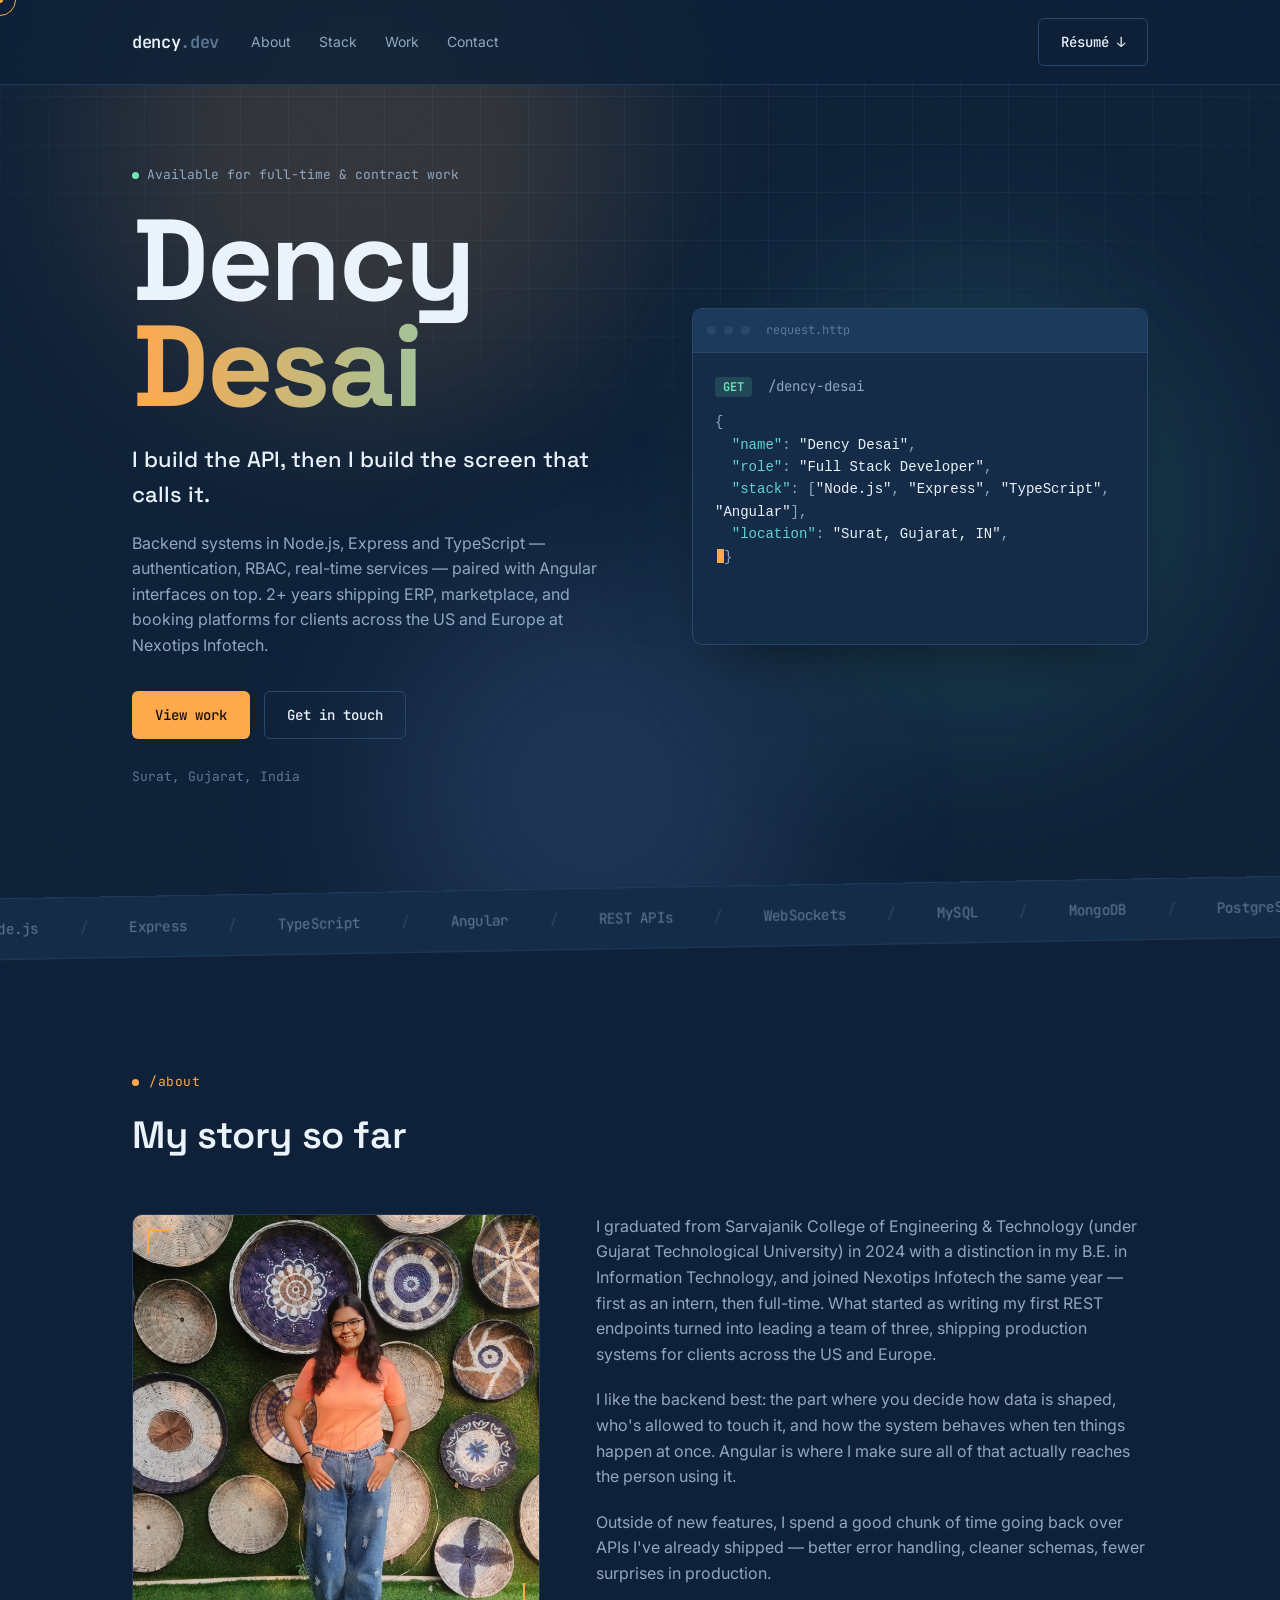
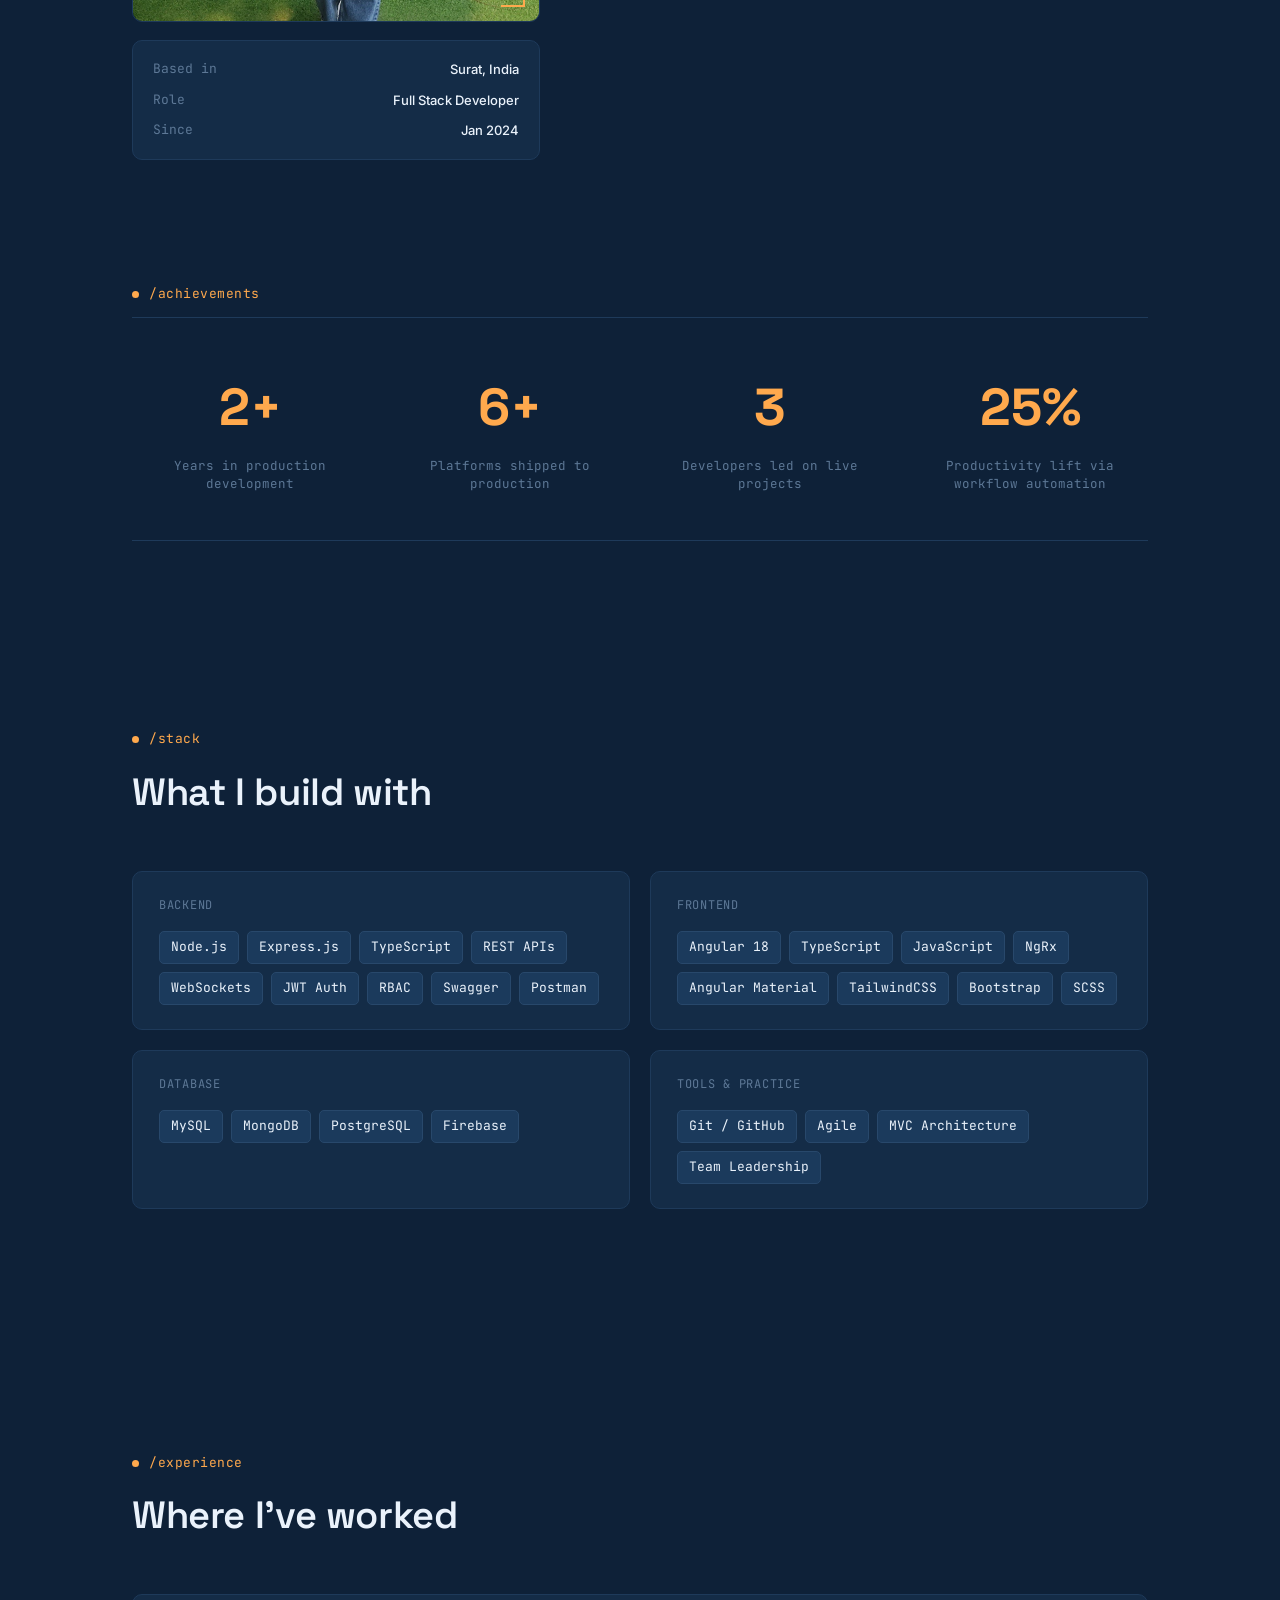
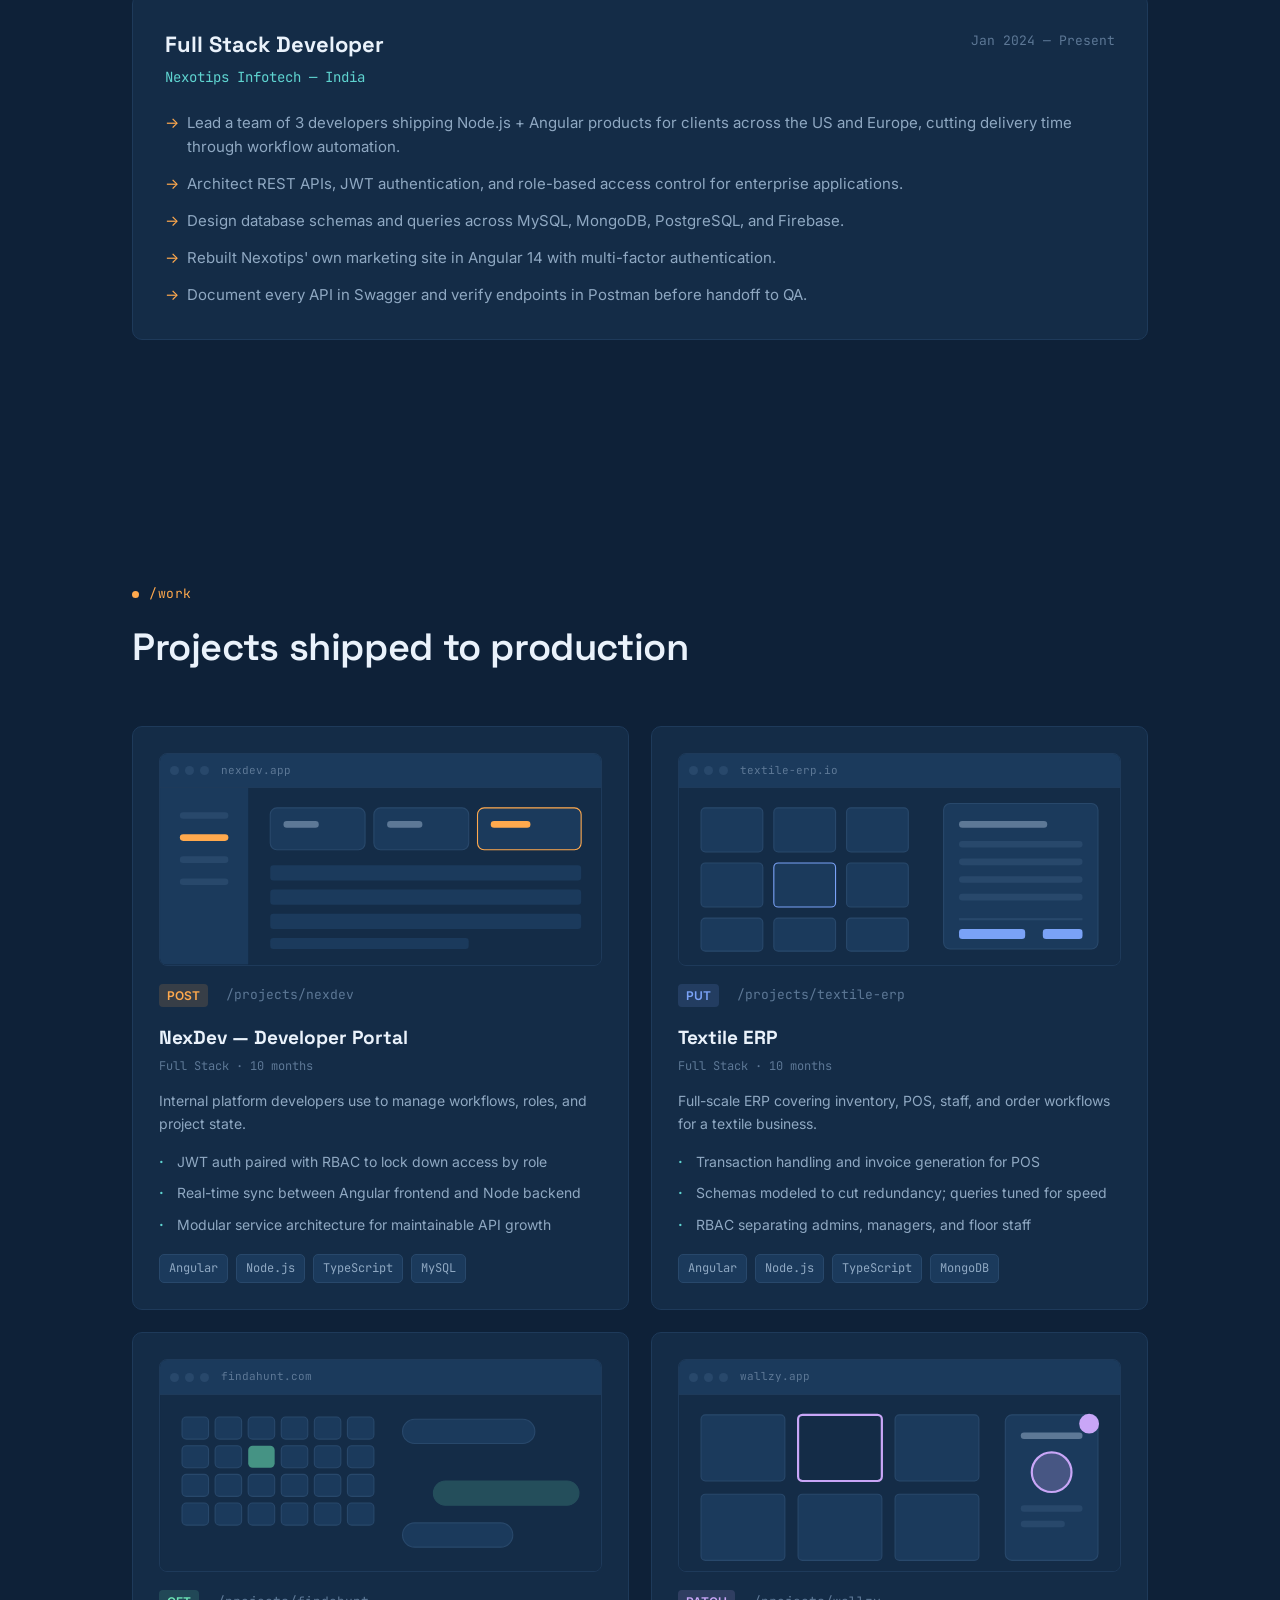
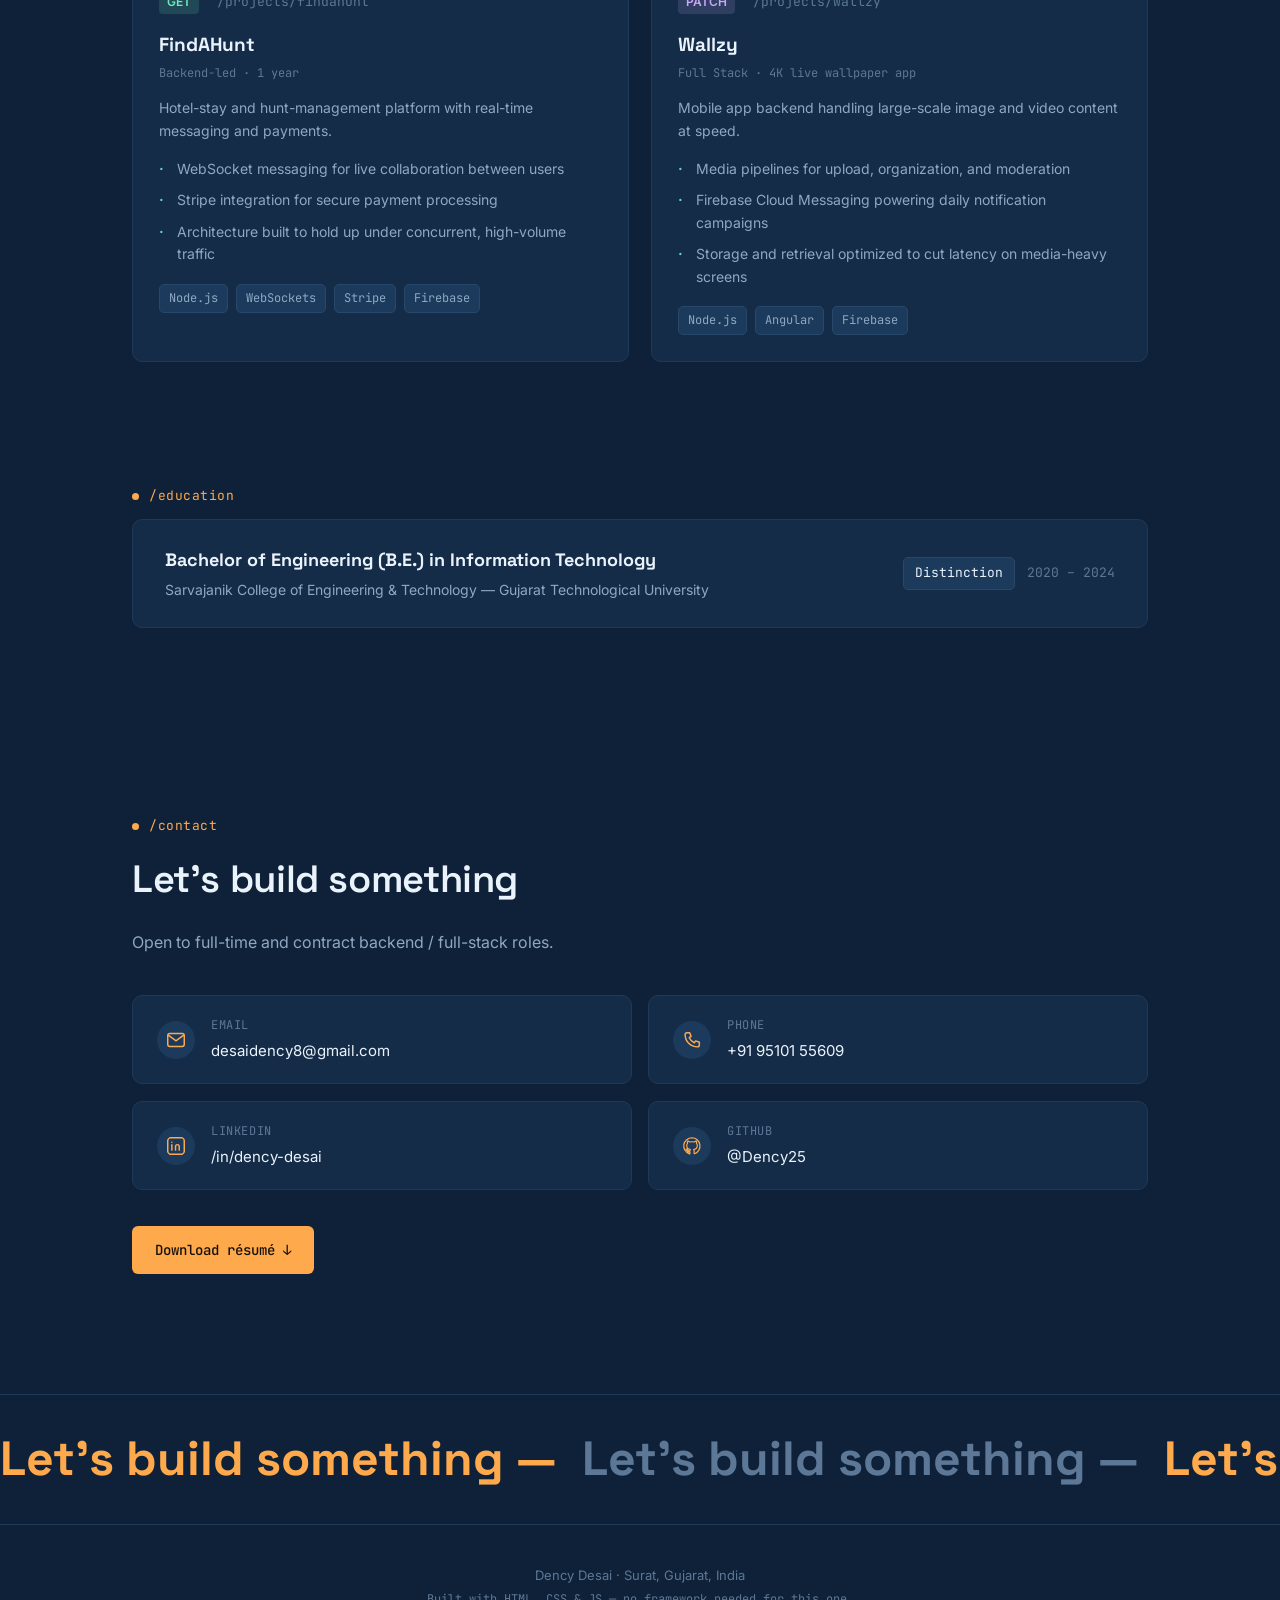
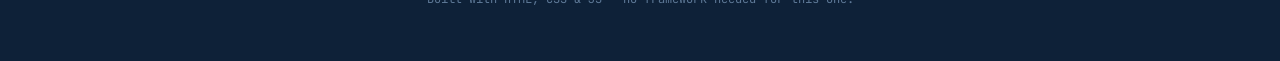
<file: index.html>
<!DOCTYPE html>
<html lang="en">
<head>
<meta charset="UTF-8">
<meta name="viewport" content="width=device-width, initial-scale=1.0">
<title>Dency Desai — Full Stack Developer</title>
<meta name="description" content="Dency Desai, Full Stack Developer building REST APIs, ERP systems, and Angular interfaces.">
<link rel="preconnect" href="https://fonts.googleapis.com">
<link rel="preconnect" href="https://fonts.gstatic.com" crossorigin>
<link href="https://fonts.googleapis.com/css2?family=Space+Grotesk:wght@500;600;700&family=Inter:wght@400;500;600&family=JetBrains+Mono:wght@400;500;600&display=swap" rel="stylesheet">
<link rel="stylesheet" href="style.css">
</head>
<body>

<!-- PRELOADER -->
<div class="preloader" id="preloader">
  <div class="preloader-inner">
    <p class="preloader-cmd">$ npm run portfolio</p>
    <div class="preloader-bar"><span id="preloaderFill"></span></div>
    <p class="preloader-pct"><span id="preloaderPct">0</span>%</p>
  </div>
</div>

<!-- CUSTOM CURSOR -->
<div class="cursor-dot" id="cursorDot" aria-hidden="true"></div>
<div class="cursor-ring" id="cursorRing" aria-hidden="true"></div>

<!-- SCROLL PROGRESS -->
<div class="scroll-progress" id="scrollProgress" aria-hidden="true"></div>

<div class="aurora" aria-hidden="true"><span></span><span></span><span></span></div>
<div class="grid-overlay" aria-hidden="true"></div>
<div class="grain-overlay" aria-hidden="true"></div>

<a class="skip-link" href="#main">Skip to content</a>

<header class="nav" id="nav">
  <div class="nav-inner">
    <a href="#top" class="logo">dency<span class="dim">.dev</span></a>
    <nav class="nav-links" aria-label="Primary">
      <a href="#about" class="magnetic">About</a>
      <a href="#stack" class="magnetic">Stack</a>
      <a href="#work" class="magnetic">Work</a>
      <a href="#contact" class="magnetic">Contact</a>
    </nav>
    <a href="resume.pdf" class="btn btn-ghost nav-cta magnetic" download>Résumé ↓</a>
    <button class="nav-toggle" id="navToggle" aria-label="Open menu" aria-expanded="false">
      <span></span><span></span><span></span>
    </button>
  </div>
  <nav class="nav-mobile" id="navMobile" aria-label="Mobile">
    <a href="#about">About</a>
    <a href="#stack">Stack</a>
    <a href="#work">Work</a>
    <a href="#contact">Contact</a>
    <a href="resume.pdf" download>Download Résumé</a>
  </nav>
</header>

<main id="main">

  <!-- HERO -->
  <section class="hero" id="top">
    <div class="hero-inner">
      <div class="hero-copy">
        <p class="eyebrow reveal-hero" style="transition-delay:.05s">
          <span class="status-dot"></span> Available for full-time &amp; contract work
        </p>
        <h1 class="hero-name">
          <span class="reveal-hero hero-line" style="transition-delay:.12s">Dency</span>
          <span class="reveal-hero hero-line" style="transition-delay:.2s">Desai</span>
        </h1>
        <p class="hero-sub reveal-hero" style="transition-delay:.3s">I build the API, then I build the screen that calls it.</p>
        <p class="hero-lede reveal-hero" style="transition-delay:.38s">
          Backend systems in Node.js, Express and TypeScript &mdash; authentication, RBAC,
          real-time services &mdash; paired with Angular interfaces on top. 2+ years shipping
          ERP, marketplace, and booking platforms for clients across the US and Europe at
          Nexotips Infotech.
        </p>
        <div class="hero-actions reveal-hero" style="transition-delay:.46s">
          <a href="#work" class="btn btn-primary magnetic">View work</a>
          <a href="#contact" class="btn btn-ghost magnetic">Get in touch</a>
        </div>
        <p class="hero-meta reveal-hero" style="transition-delay:.54s">Surat, Gujarat, India</p>
      </div>

      <div class="hero-terminal reveal-hero" style="transition-delay:.3s">
        <div class="terminal-bar">
          <span class="terminal-dot"></span>
          <span class="terminal-dot"></span>
          <span class="terminal-dot"></span>
          <span class="terminal-title">request.http</span>
        </div>
        <div class="terminal-body">
          <p class="req-line"><span class="method get">GET</span> <span class="path">/dency-desai</span></p>
          <pre class="json-block" id="jsonBlock"></pre>
          <div class="status-row" id="statusRow">
            <span class="status-pill">200 OK</span>
            <span class="status-time">14ms</span>
          </div>
        </div>
      </div>
    </div>
  </section>

  <!-- MARQUEE -->
  <div class="marquee" aria-hidden="true">
    <div class="marquee-track">
      <span>Node.js</span><span>Express</span><span>TypeScript</span><span>Angular</span>
      <span>REST APIs</span><span>WebSockets</span><span>MySQL</span><span>MongoDB</span>
      <span>PostgreSQL</span><span>Firebase</span><span>JWT / RBAC</span><span>Swagger</span>
      <span>Node.js</span><span>Express</span><span>TypeScript</span><span>Angular</span>
      <span>REST APIs</span><span>WebSockets</span><span>MySQL</span><span>MongoDB</span>
      <span>PostgreSQL</span><span>Firebase</span><span>JWT / RBAC</span><span>Swagger</span>
    </div>
  </div>

  <!-- ABOUT -->
  <section class="section" id="about">
    <p class="section-label reveal"><span class="pin"></span>/about</p>
    <h2 class="section-title reveal">My story so far</h2>

    <div class="about-grid">
      <div class="about-photo-wrap reveal">
        <div class="about-photo">
          <img src="profile.jpg" alt="Dency Desai" id="aboutPhoto">
          <p class="about-photo-fallback-text">// drop profile.jpg in this folder</p>
        </div>
        <div class="about-quickfacts">
          <div><span>Based in</span><strong>Surat, India</strong></div>
          <div><span>Role</span><strong>Full Stack Developer</strong></div>
          <div><span>Since</span><strong>Jan 2024</strong></div>
        </div>
      </div>

      <div class="about-copy reveal">
        <p>
          I graduated from Sarvajanik College of Engineering &amp; Technology (under Gujarat
          Technological University) in 2024 with a distinction in my B.E. in Information
          Technology, and joined Nexotips Infotech the same year &mdash; first as
          an intern, then full-time. What started as writing my first REST endpoints turned
          into leading a team of three, shipping production systems for clients across the
          US and Europe.
        </p>
        <p>
          I like the backend best: the part where you decide how data is shaped, who's
          allowed to touch it, and how the system behaves when ten things happen at once.
          Angular is where I make sure all of that actually reaches the person using it.
        </p>
        <p>
          Outside of new features, I spend a good chunk of time going back over APIs I've
          already shipped &mdash; better error handling, cleaner schemas, fewer surprises
          in production.
        </p>
      </div>
    </div>
  </section>

  <!-- STATS -->
  <section class="section section-tight" id="stats">
    <p class="section-label reveal"><span class="pin"></span>/achievements</p>
    <div class="stats-grid">
      <div class="stat-item reveal">
        <p class="stat-number" data-target="2" data-suffix="+">0</p>
        <p class="stat-label">Years in production development</p>
      </div>
      <div class="stat-item reveal">
        <p class="stat-number" data-target="6" data-suffix="+">0</p>
        <p class="stat-label">Platforms shipped to production</p>
      </div>
      <div class="stat-item reveal">
        <p class="stat-number" data-target="3" data-suffix="">0</p>
        <p class="stat-label">Developers led on live projects</p>
      </div>
      <div class="stat-item reveal">
        <p class="stat-number" data-target="25" data-suffix="%">0</p>
        <p class="stat-label">Productivity lift via workflow automation</p>
      </div>
    </div>
  </section>

  <!-- STACK -->
  <section class="section" id="stack">
    <p class="section-label reveal"><span class="pin"></span>/stack</p>
    <h2 class="section-title reveal">What I build with</h2>

    <div class="stack-grid">
      <div class="stack-card reveal">
        <p class="stack-card-label">backend</p>
        <div class="tag-row">
          <span class="tag">Node.js</span><span class="tag">Express.js</span><span class="tag">TypeScript</span>
          <span class="tag">REST APIs</span><span class="tag">WebSockets</span><span class="tag">JWT Auth</span>
          <span class="tag">RBAC</span><span class="tag">Swagger</span><span class="tag">Postman</span>
        </div>
      </div>
      <div class="stack-card reveal">
        <p class="stack-card-label">frontend</p>
        <div class="tag-row">
          <span class="tag">Angular 18</span><span class="tag">TypeScript</span><span class="tag">JavaScript</span>
          <span class="tag">NgRx</span><span class="tag">Angular Material</span><span class="tag">TailwindCSS</span>
          <span class="tag">Bootstrap</span><span class="tag">SCSS</span>
        </div>
      </div>
      <div class="stack-card reveal">
        <p class="stack-card-label">database</p>
        <div class="tag-row">
          <span class="tag">MySQL</span><span class="tag">MongoDB</span><span class="tag">PostgreSQL</span>
          <span class="tag">Firebase</span>
        </div>
      </div>
      <div class="stack-card reveal">
        <p class="stack-card-label">tools &amp; practice</p>
        <div class="tag-row">
          <span class="tag">Git / GitHub</span><span class="tag">Agile</span><span class="tag">MVC Architecture</span>
          <span class="tag">Team Leadership</span>
        </div>
      </div>
    </div>
  </section>

  <!-- EXPERIENCE -->
  <section class="section" id="experience">
    <p class="section-label reveal"><span class="pin"></span>/experience</p>
    <h2 class="section-title reveal">Where I've worked</h2>

    <div class="exp-card reveal">
      <div class="exp-head">
        <div>
          <h3>Full Stack Developer</h3>
          <p class="exp-org">Nexotips Infotech &mdash; India</p>
        </div>
        <span class="exp-date">Jan 2024 &mdash; Present</span>
      </div>
      <ul class="exp-list">
        <li>Lead a team of 3 developers shipping Node.js + Angular products for clients across the US and Europe, cutting delivery time through workflow automation.</li>
        <li>Architect REST APIs, JWT authentication, and role-based access control for enterprise applications.</li>
        <li>Design database schemas and queries across MySQL, MongoDB, PostgreSQL, and Firebase.</li>
        <li>Rebuilt Nexotips' own marketing site in Angular 14 with multi-factor authentication.</li>
        <li>Document every API in Swagger and verify endpoints in Postman before handoff to QA.</li>
      </ul>
    </div>
  </section>

  <!-- WORK -->
  <section class="section" id="work">
    <p class="section-label reveal"><span class="pin"></span>/work</p>
    <h2 class="section-title reveal">Projects shipped to production</h2>

    <div class="work-grid">

      <article class="work-card reveal tilt">
        <div class="work-card-sweep"></div>
        <div class="work-preview">
          <div class="work-preview-bar">
            <span class="terminal-dot"></span><span class="terminal-dot"></span><span class="terminal-dot"></span>
            <span class="work-preview-url">nexdev.app</span>
          </div>
          <svg viewBox="0 0 400 160" class="preview-svg" xmlns="http://www.w3.org/2000/svg">
            <rect width="400" height="160" fill="var(--surface)"/>
            <rect x="0" y="0" width="80" height="160" fill="var(--surface-2)"/>
            <rect x="18" y="22" width="44" height="6" rx="3" fill="var(--border)"/>
            <rect x="18" y="42" width="44" height="6" rx="3" fill="var(--accent)"/>
            <rect x="18" y="62" width="44" height="6" rx="3" fill="var(--border)"/>
            <rect x="18" y="82" width="44" height="6" rx="3" fill="var(--border)"/>
            <rect x="100" y="18" width="86" height="38" rx="6" fill="var(--surface-2)" stroke="var(--border)"/>
            <rect x="194" y="18" width="86" height="38" rx="6" fill="var(--surface-2)" stroke="var(--border)"/>
            <rect x="288" y="18" width="94" height="38" rx="6" fill="var(--surface-2)" stroke="var(--accent)"/>
            <rect x="112" y="30" width="32" height="6" rx="3" fill="var(--text-faint)"/>
            <rect x="206" y="30" width="32" height="6" rx="3" fill="var(--text-faint)"/>
            <rect x="300" y="30" width="36" height="6" rx="3" fill="var(--accent)"/>
            <rect x="100" y="70" width="282" height="14" rx="3" fill="var(--surface-2)"/>
            <rect x="100" y="92" width="282" height="14" rx="3" fill="var(--surface-2)"/>
            <rect x="100" y="114" width="282" height="14" rx="3" fill="var(--surface-2)"/>
            <rect x="100" y="136" width="180" height="10" rx="3" fill="var(--surface-2)"/>
          </svg>
        </div>
        <div class="work-head">
          <span class="method post">POST</span>
          <span class="endpoint">/projects/nexdev</span>
        </div>
        <h3>NexDev — Developer Portal</h3>
        <p class="work-duration">Full Stack &middot; 10 months</p>
        <p class="work-desc">Internal platform developers use to manage workflows, roles, and project state.</p>
        <ul class="work-list">
          <li>JWT auth paired with RBAC to lock down access by role</li>
          <li>Real-time sync between Angular frontend and Node backend</li>
          <li>Modular service architecture for maintainable API growth</li>
        </ul>
        <div class="tag-row tag-row-tight">
          <span class="tag tag-sm">Angular</span><span class="tag tag-sm">Node.js</span>
          <span class="tag tag-sm">TypeScript</span><span class="tag tag-sm">MySQL</span>
        </div>
      </article>

      <article class="work-card reveal tilt">
        <div class="work-card-sweep"></div>
        <div class="work-preview">
          <div class="work-preview-bar">
            <span class="terminal-dot"></span><span class="terminal-dot"></span><span class="terminal-dot"></span>
            <span class="work-preview-url">textile-erp.io</span>
          </div>
          <svg viewBox="0 0 400 160" class="preview-svg" xmlns="http://www.w3.org/2000/svg">
            <rect width="400" height="160" fill="var(--surface)"/>
            <rect x="20" y="18" width="56" height="40" rx="4" fill="var(--surface-2)" stroke="var(--border)"/>
            <rect x="86" y="18" width="56" height="40" rx="4" fill="var(--surface-2)" stroke="var(--border)"/>
            <rect x="152" y="18" width="56" height="40" rx="4" fill="var(--surface-2)" stroke="var(--border)"/>
            <rect x="20" y="68" width="56" height="40" rx="4" fill="var(--surface-2)" stroke="var(--border)"/>
            <rect x="86" y="68" width="56" height="40" rx="4" fill="var(--surface-2)" stroke="var(--blue)"/>
            <rect x="152" y="68" width="56" height="40" rx="4" fill="var(--surface-2)" stroke="var(--border)"/>
            <rect x="20" y="118" width="56" height="30" rx="4" fill="var(--surface-2)" stroke="var(--border)"/>
            <rect x="86" y="118" width="56" height="30" rx="4" fill="var(--surface-2)" stroke="var(--border)"/>
            <rect x="152" y="118" width="56" height="30" rx="4" fill="var(--surface-2)" stroke="var(--border)"/>
            <rect x="240" y="14" width="140" height="132" rx="6" fill="var(--surface-2)" stroke="var(--border)"/>
            <rect x="254" y="30" width="80" height="6" rx="3" fill="var(--text-faint)"/>
            <rect x="254" y="48" width="112" height="6" rx="3" fill="var(--border)"/>
            <rect x="254" y="64" width="112" height="6" rx="3" fill="var(--border)"/>
            <rect x="254" y="80" width="112" height="6" rx="3" fill="var(--border)"/>
            <rect x="254" y="96" width="112" height="6" rx="3" fill="var(--border)"/>
            <rect x="254" y="118" width="112" height="2" fill="var(--border)"/>
            <rect x="254" y="128" width="60" height="9" rx="3" fill="var(--blue)"/>
            <rect x="330" y="128" width="36" height="9" rx="3" fill="var(--blue)"/>
          </svg>
        </div>
        <div class="work-head">
          <span class="method put">PUT</span>
          <span class="endpoint">/projects/textile-erp</span>
        </div>
        <h3>Textile ERP</h3>
        <p class="work-duration">Full Stack &middot; 10 months</p>
        <p class="work-desc">Full-scale ERP covering inventory, POS, staff, and order workflows for a textile business.</p>
        <ul class="work-list">
          <li>Transaction handling and invoice generation for POS</li>
          <li>Schemas modeled to cut redundancy; queries tuned for speed</li>
          <li>RBAC separating admins, managers, and floor staff</li>
        </ul>
        <div class="tag-row tag-row-tight">
          <span class="tag tag-sm">Angular</span><span class="tag tag-sm">Node.js</span>
          <span class="tag tag-sm">TypeScript</span><span class="tag tag-sm">MongoDB</span>
        </div>
      </article>

      <article class="work-card reveal tilt">
        <div class="work-card-sweep"></div>
        <div class="work-preview">
          <div class="work-preview-bar">
            <span class="terminal-dot"></span><span class="terminal-dot"></span><span class="terminal-dot"></span>
            <span class="work-preview-url">findahunt.com</span>
          </div>
          <svg viewBox="0 0 400 160" class="preview-svg" xmlns="http://www.w3.org/2000/svg">
            <rect width="400" height="160" fill="var(--surface)"/>
            <rect x="20" y="20" width="24" height="20" rx="4" fill="var(--surface-2)" stroke="var(--border)"/>
            <rect x="50" y="20" width="24" height="20" rx="4" fill="var(--surface-2)" stroke="var(--border)"/>
            <rect x="80" y="20" width="24" height="20" rx="4" fill="var(--surface-2)" stroke="var(--border)"/>
            <rect x="110" y="20" width="24" height="20" rx="4" fill="var(--surface-2)" stroke="var(--border)"/>
            <rect x="140" y="20" width="24" height="20" rx="4" fill="var(--surface-2)" stroke="var(--border)"/>
            <rect x="170" y="20" width="24" height="20" rx="4" fill="var(--surface-2)" stroke="var(--border)"/>
            <rect x="20" y="46" width="24" height="20" rx="4" fill="var(--surface-2)" stroke="var(--border)"/>
            <rect x="50" y="46" width="24" height="20" rx="4" fill="var(--surface-2)" stroke="var(--border)"/>
            <rect x="80" y="46" width="24" height="20" rx="4" fill="var(--green)" opacity="0.55"/>
            <rect x="110" y="46" width="24" height="20" rx="4" fill="var(--surface-2)" stroke="var(--border)"/>
            <rect x="140" y="46" width="24" height="20" rx="4" fill="var(--surface-2)" stroke="var(--border)"/>
            <rect x="170" y="46" width="24" height="20" rx="4" fill="var(--surface-2)" stroke="var(--border)"/>
            <rect x="20" y="72" width="24" height="20" rx="4" fill="var(--surface-2)" stroke="var(--border)"/>
            <rect x="50" y="72" width="24" height="20" rx="4" fill="var(--surface-2)" stroke="var(--border)"/>
            <rect x="80" y="72" width="24" height="20" rx="4" fill="var(--surface-2)" stroke="var(--border)"/>
            <rect x="110" y="72" width="24" height="20" rx="4" fill="var(--surface-2)" stroke="var(--border)"/>
            <rect x="140" y="72" width="24" height="20" rx="4" fill="var(--surface-2)" stroke="var(--border)"/>
            <rect x="170" y="72" width="24" height="20" rx="4" fill="var(--surface-2)" stroke="var(--border)"/>
            <rect x="20" y="98" width="24" height="20" rx="4" fill="var(--surface-2)" stroke="var(--border)"/>
            <rect x="50" y="98" width="24" height="20" rx="4" fill="var(--surface-2)" stroke="var(--border)"/>
            <rect x="80" y="98" width="24" height="20" rx="4" fill="var(--surface-2)" stroke="var(--border)"/>
            <rect x="110" y="98" width="24" height="20" rx="4" fill="var(--surface-2)" stroke="var(--border)"/>
            <rect x="140" y="98" width="24" height="20" rx="4" fill="var(--surface-2)" stroke="var(--border)"/>
            <rect x="170" y="98" width="24" height="20" rx="4" fill="var(--surface-2)" stroke="var(--border)"/>
            <rect x="220" y="22" width="120" height="22" rx="11" fill="var(--surface-2)" stroke="var(--border)"/>
            <rect x="248" y="78" width="132" height="22" rx="11" fill="var(--green)" opacity="0.18" stroke="var(--green)"/>
            <rect x="220" y="116" width="100" height="22" rx="11" fill="var(--surface-2)" stroke="var(--border)"/>
          </svg>
        </div>
        <div class="work-head">
          <span class="method get">GET</span>
          <span class="endpoint">/projects/findahunt</span>
        </div>
        <h3>FindAHunt</h3>
        <p class="work-duration">Backend-led &middot; 1 year</p>
        <p class="work-desc">Hotel-stay and hunt-management platform with real-time messaging and payments.</p>
        <ul class="work-list">
          <li>WebSocket messaging for live collaboration between users</li>
          <li>Stripe integration for secure payment processing</li>
          <li>Architecture built to hold up under concurrent, high-volume traffic</li>
        </ul>
        <div class="tag-row tag-row-tight">
          <span class="tag tag-sm">Node.js</span><span class="tag tag-sm">WebSockets</span>
          <span class="tag tag-sm">Stripe</span><span class="tag tag-sm">Firebase</span>
        </div>
      </article>

      <article class="work-card reveal tilt">
        <div class="work-card-sweep"></div>
        <div class="work-preview">
          <div class="work-preview-bar">
            <span class="terminal-dot"></span><span class="terminal-dot"></span><span class="terminal-dot"></span>
            <span class="work-preview-url">wallzy.app</span>
          </div>
          <svg viewBox="0 0 400 160" class="preview-svg" xmlns="http://www.w3.org/2000/svg">
            <rect width="400" height="160" fill="var(--surface)"/>
            <rect x="20" y="18" width="76" height="60" rx="4" fill="var(--surface-2)" stroke="var(--border)"/>
            <rect x="108" y="18" width="76" height="60" rx="4" fill="none" stroke="var(--purple)" stroke-width="2"/>
            <rect x="196" y="18" width="76" height="60" rx="4" fill="var(--surface-2)" stroke="var(--border)"/>
            <rect x="20" y="90" width="76" height="60" rx="4" fill="var(--surface-2)" stroke="var(--border)"/>
            <rect x="108" y="90" width="76" height="60" rx="4" fill="var(--surface-2)" stroke="var(--border)"/>
            <rect x="196" y="90" width="76" height="60" rx="4" fill="var(--surface-2)" stroke="var(--border)"/>
            <rect x="296" y="18" width="84" height="132" rx="6" fill="var(--surface-2)" stroke="var(--border)"/>
            <rect x="310" y="34" width="56" height="6" rx="3" fill="var(--text-faint)"/>
            <circle cx="338" cy="70" r="18" fill="var(--purple)" opacity="0.25"/>
            <circle cx="338" cy="70" r="18" fill="none" stroke="var(--purple)" stroke-width="2"/>
            <rect x="310" y="100" width="56" height="6" rx="3" fill="var(--border)"/>
            <rect x="310" y="114" width="40" height="6" rx="3" fill="var(--border)"/>
            <circle cx="372" cy="26" r="9" fill="var(--purple)"/>
          </svg>
        </div>
        <div class="work-head">
          <span class="method patch">PATCH</span>
          <span class="endpoint">/projects/wallzy</span>
        </div>
        <h3>Wallzy</h3>
        <p class="work-duration">Full Stack &middot; 4K live wallpaper app</p>
        <p class="work-desc">Mobile app backend handling large-scale image and video content at speed.</p>
        <ul class="work-list">
          <li>Media pipelines for upload, organization, and moderation</li>
          <li>Firebase Cloud Messaging powering daily notification campaigns</li>
          <li>Storage and retrieval optimized to cut latency on media-heavy screens</li>
        </ul>
        <div class="tag-row tag-row-tight">
          <span class="tag tag-sm">Node.js</span><span class="tag tag-sm">Angular</span>
          <span class="tag tag-sm">Firebase</span>
        </div>
      </article>

    </div>
  </section>

  <!-- EDUCATION -->
  <section class="section section-tight" id="education">
    <p class="section-label reveal"><span class="pin"></span>/education</p>
    <div class="edu-row reveal">
      <div>
        <h3 class="edu-degree">Bachelor of Engineering (B.E.) in Information Technology</h3>
        <p class="edu-org">Sarvajanik College of Engineering &amp; Technology &mdash; Gujarat Technological University</p>
      </div>
      <div class="edu-meta">
        <span class="tag">Distinction</span>
        <span class="edu-year">2020 &ndash; 2024</span>
      </div>
    </div>
  </section>

  <!-- CONTACT -->
  <section class="section contact" id="contact">
    <p class="section-label reveal"><span class="pin"></span>/contact</p>
    <h2 class="section-title reveal">Let's build something</h2>
    <p class="contact-lede reveal">Open to full-time and contract backend / full-stack roles.</p>

    <div class="contact-grid">
      <a class="contact-card reveal magnetic" href="mailto:desaidency8@gmail.com">
        <svg class="contact-icon" viewBox="0 0 24 24" fill="none" xmlns="http://www.w3.org/2000/svg"><rect x="3" y="5" width="18" height="14" rx="2" stroke="currentColor" stroke-width="1.6"/><path d="M4 7l8 6 8-6" stroke="currentColor" stroke-width="1.6" stroke-linecap="round"/></svg>
        <span class="contact-text">
          <span class="contact-label">Email</span>
          <span class="contact-value">desaidency8@gmail.com</span>
        </span>
      </a>
      <a class="contact-card reveal magnetic" href="tel:+919510155609">
        <svg class="contact-icon" viewBox="0 0 24 24" fill="none" xmlns="http://www.w3.org/2000/svg"><path d="M6.5 4h3l1.5 4-2 1.5a11 11 0 005.5 5.5L16 13l4 1.5v3a2 2 0 01-2 2C10.5 19.5 4.5 13.5 4.5 6a2 2 0 012-2z" stroke="currentColor" stroke-width="1.6" stroke-linejoin="round"/></svg>
        <span class="contact-text">
          <span class="contact-label">Phone</span>
          <span class="contact-value">+91 95101 55609</span>
        </span>
      </a>
      <a class="contact-card reveal magnetic" href="https://www.linkedin.com/in/dency-desai/" target="_blank" rel="noopener">
        <svg class="contact-icon" viewBox="0 0 24 24" fill="none" xmlns="http://www.w3.org/2000/svg"><rect x="3" y="3" width="18" height="18" rx="3" stroke="currentColor" stroke-width="1.6"/><path d="M7.5 10.5v6M7.5 7.8v.2M11.5 16.5v-4a2 2 0 014 0v4M11.5 12.5v4" stroke="currentColor" stroke-width="1.6" stroke-linecap="round"/></svg>
        <span class="contact-text">
          <span class="contact-label">LinkedIn</span>
          <span class="contact-value">/in/dency-desai</span>
        </span>
      </a>
      <a class="contact-card reveal magnetic" href="https://github.com/Dency25" target="_blank" rel="noopener">
        <svg class="contact-icon" viewBox="0 0 24 24" fill="none" xmlns="http://www.w3.org/2000/svg"><path d="M12 3a9 9 0 00-2.85 17.54c.45.08.6-.2.6-.43v-1.7c-2.5.3-2.97-1.18-2.97-1.18-.4-1.02-.98-1.3-.98-1.3-.8-.55.06-.53.06-.53.88.06 1.34.9 1.34.9.79 1.34 2.06.96 2.56.73.08-.57.31-.96.56-1.18-2-.22-4.1-1-4.1-4.4 0-.97.35-1.76.92-2.38-.1-.22-.4-1.12.1-2.34 0 0 .76-.24 2.5.92a8.6 8.6 0 014.55 0c1.74-1.16 2.5-.92 2.5-.92.5 1.22.2 2.12.1 2.34.57.62.92 1.4.92 2.38 0 3.41-2.1 4.18-4.1 4.4.32.28.6.82.6 1.66v2.46c0 .23.15.51.6.43A9 9 0 0012 3z" stroke="currentColor" stroke-width="1.3" stroke-linejoin="round"/></svg>
        <span class="contact-text">
          <span class="contact-label">GitHub</span>
          <span class="contact-value">@Dency25</span>
        </span>
      </a>
    </div>

    <div class="resume-row reveal">
      <a href="resume.pdf" class="btn btn-primary magnetic" download>Download résumé ↓</a>
    </div>
  </section>

</main>

<footer class="footer">
  <div class="footer-marquee" aria-hidden="true">
    <div class="footer-marquee-track">
      <span>Let's build something —</span><span>Let's build something —</span>
      <span>Let's build something —</span><span>Let's build something —</span>
    </div>
  </div>
  <p>Dency Desai &middot; Surat, Gujarat, India</p>
  <p class="footer-dim">Built with HTML, CSS &amp; JS &mdash; no framework needed for this one.</p>
</footer>

<script src="script.js"></script>
</body>
</html>
</file>
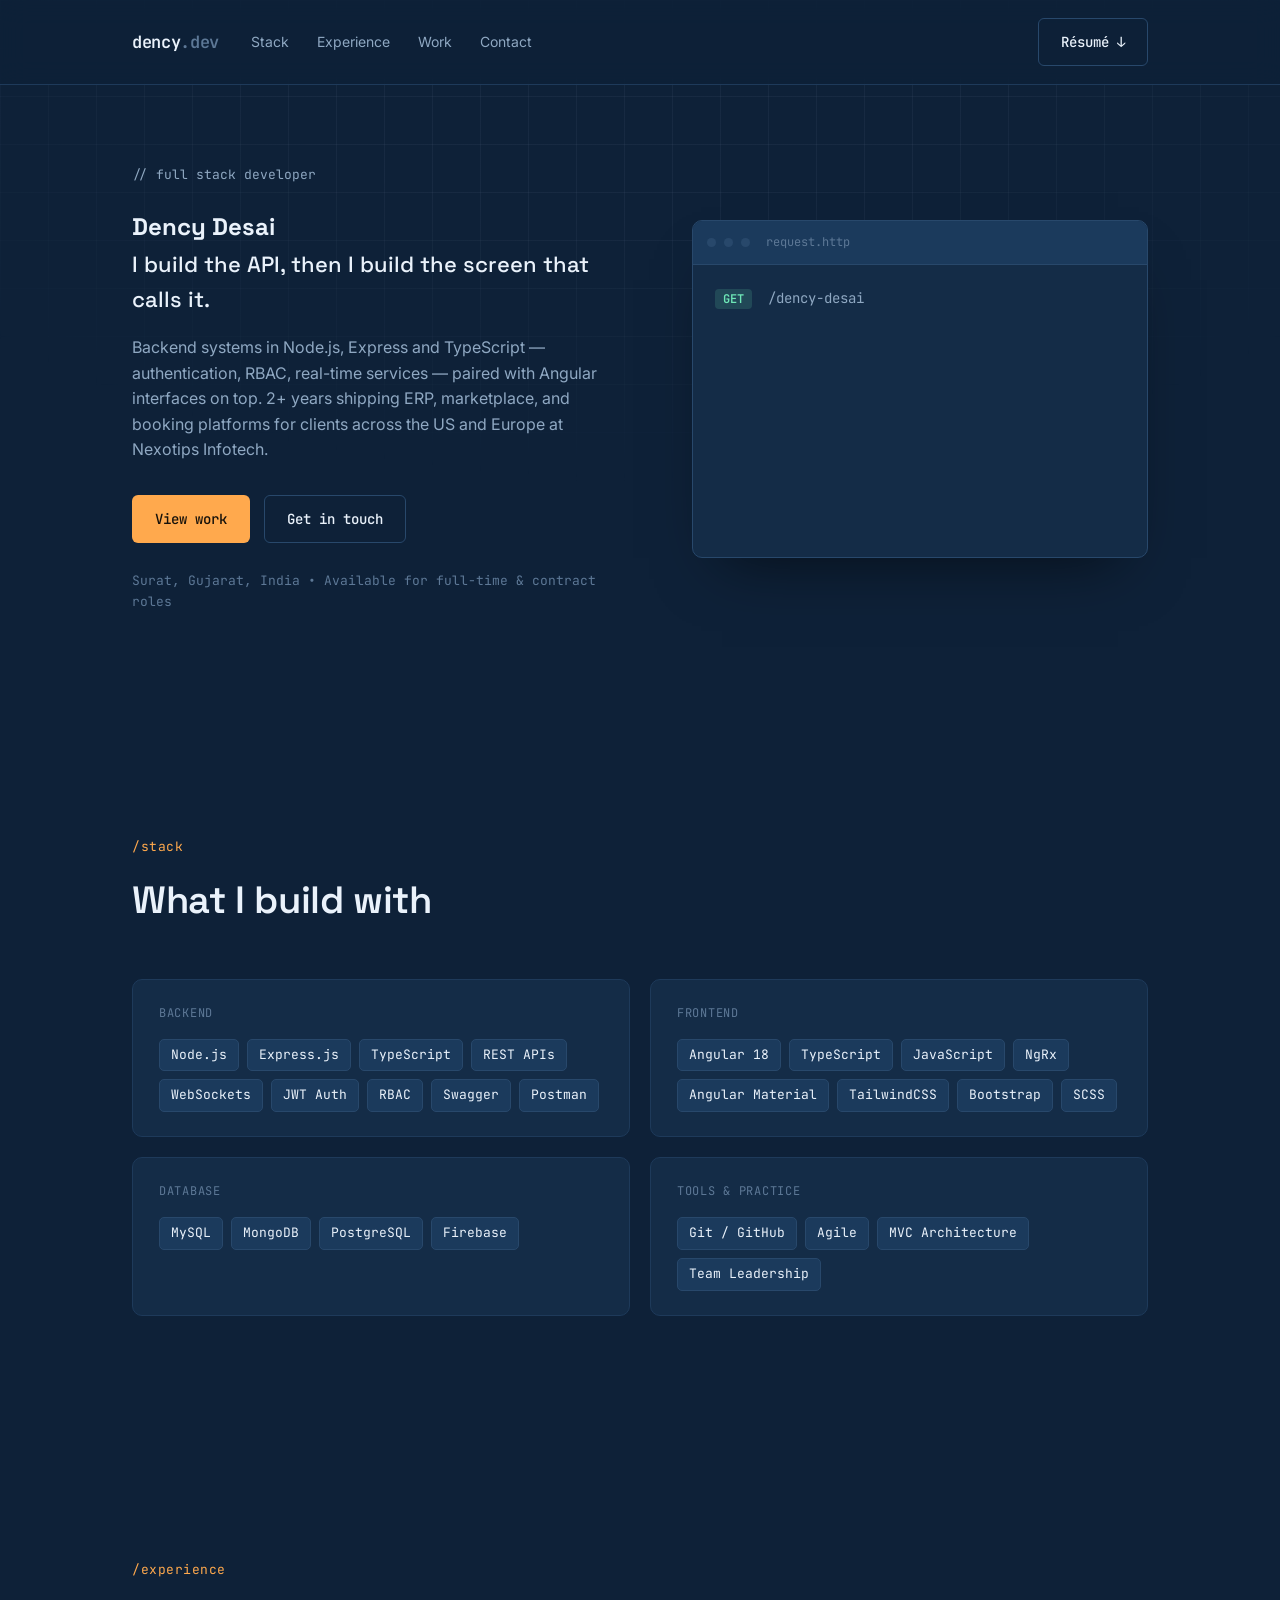
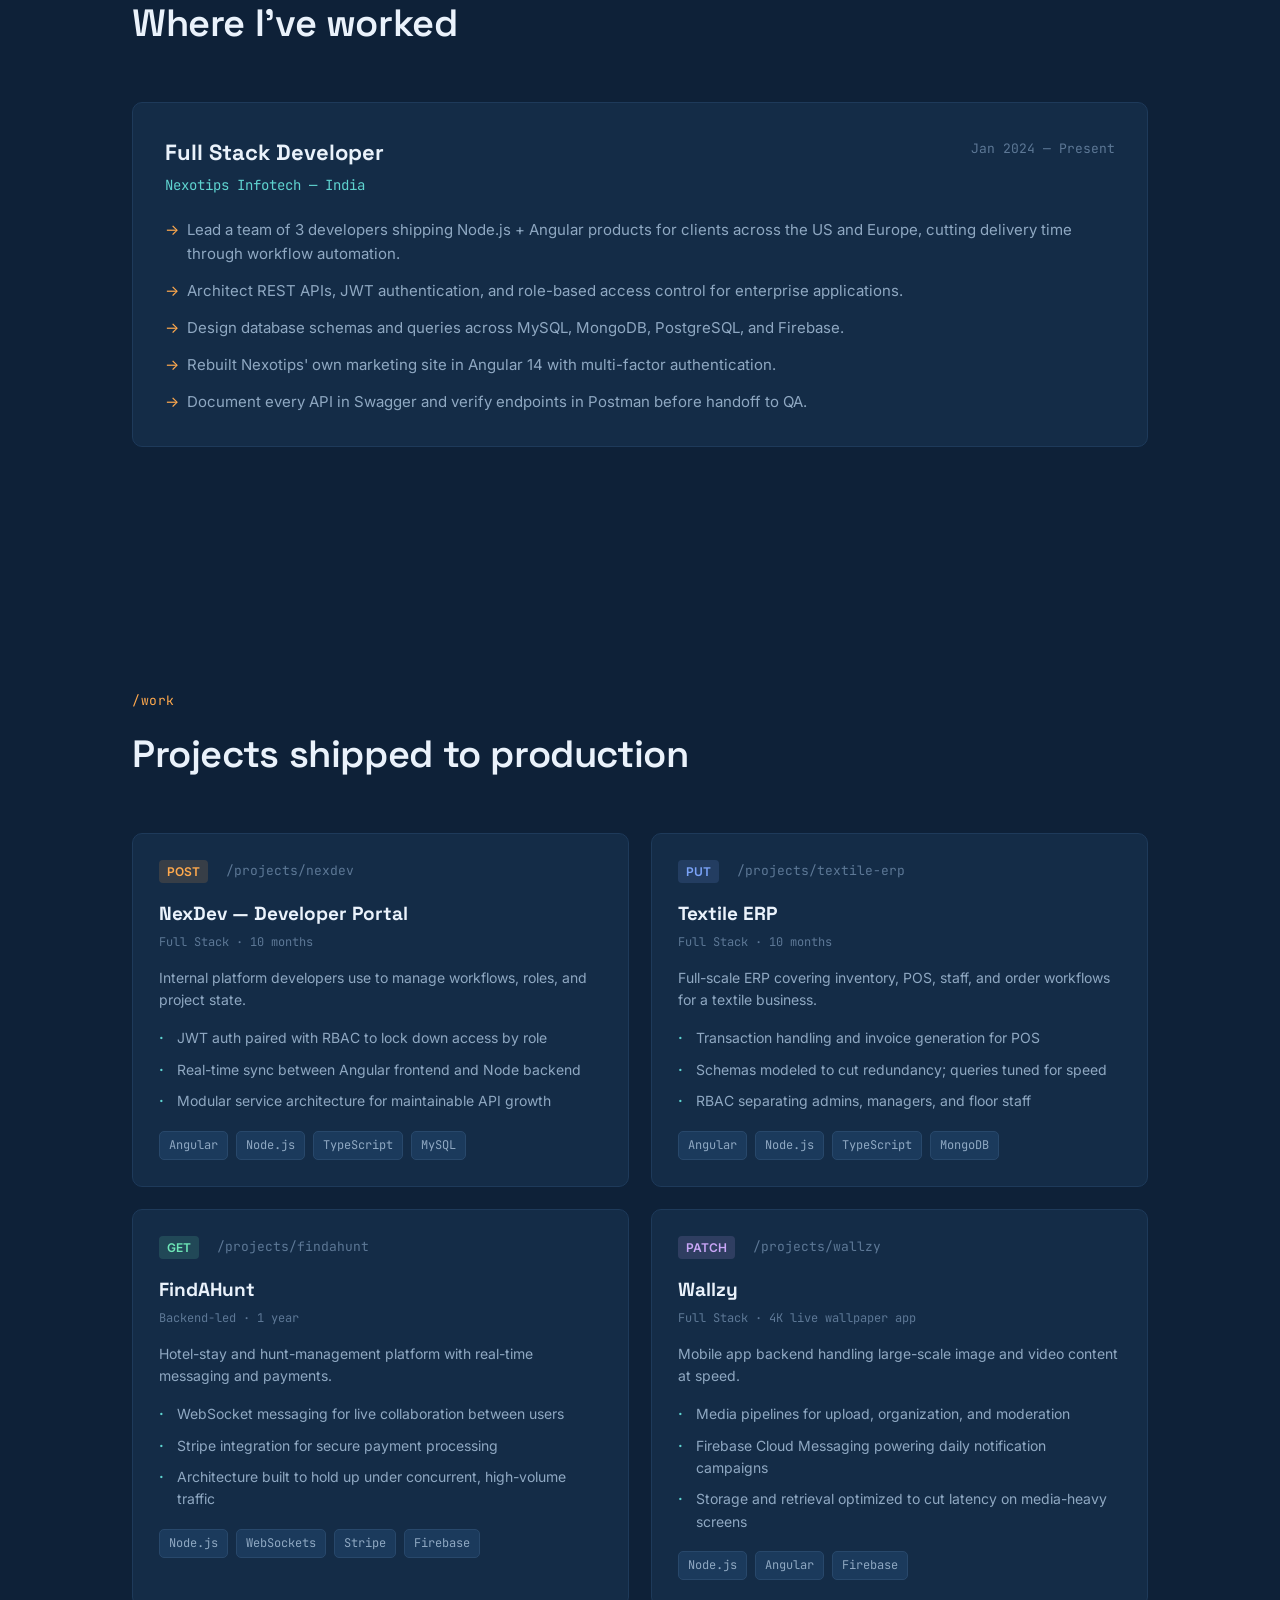
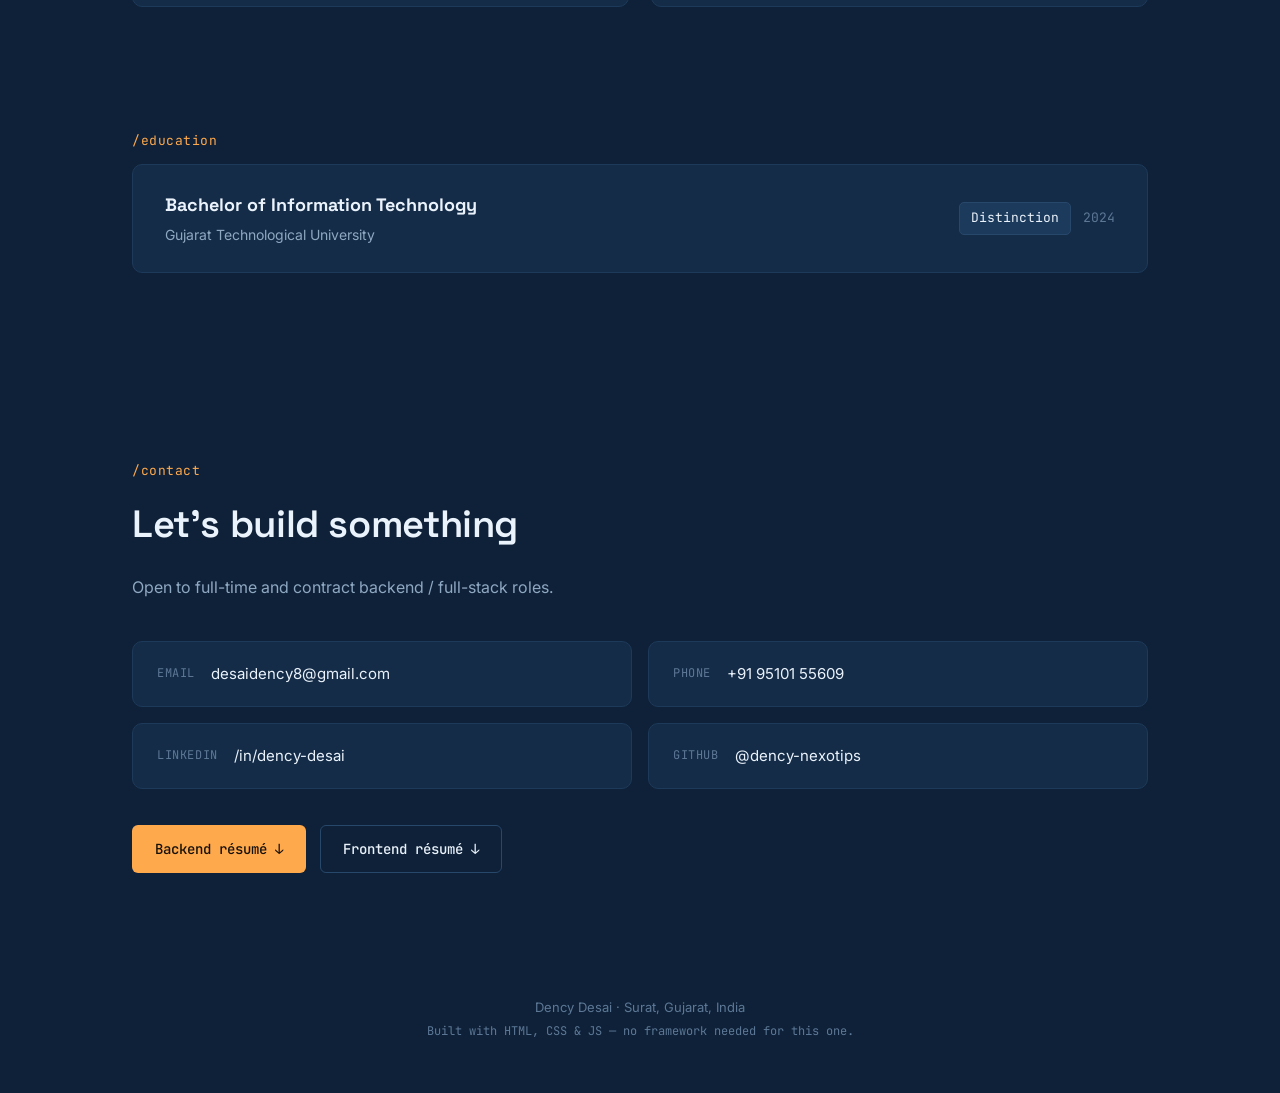
<file: index (1).html>
<!DOCTYPE html>
<html lang="en">
<head>
<meta charset="UTF-8">
<meta name="viewport" content="width=device-width, initial-scale=1.0">
<title>Dency Desai — Full Stack Developer</title>
<meta name="description" content="Dency Desai, Full Stack Developer building REST APIs, ERP systems, and Angular interfaces.">
<link rel="preconnect" href="https://fonts.googleapis.com">
<link rel="preconnect" href="https://fonts.gstatic.com" crossorigin>
<link href="https://fonts.googleapis.com/css2?family=Space+Grotesk:wght@500;600;700&family=Inter:wght@400;500;600&family=JetBrains+Mono:wght@400;500;600&display=swap" rel="stylesheet">
<link rel="stylesheet" href="style.css">
</head>
<body>

<div class="grid-overlay" aria-hidden="true"></div>

<a class="skip-link" href="#main">Skip to content</a>

<header class="nav" id="nav">
  <div class="nav-inner">
    <a href="#top" class="logo">dency<span class="dim">.dev</span></a>
    <nav class="nav-links" aria-label="Primary">
      <a href="#stack">Stack</a>
      <a href="#experience">Experience</a>
      <a href="#work">Work</a>
      <a href="#contact">Contact</a>
    </nav>
    <a href="resume-backend.pdf" class="btn btn-ghost nav-cta" download>Résumé ↓</a>
    <button class="nav-toggle" id="navToggle" aria-label="Open menu" aria-expanded="false">
      <span></span><span></span><span></span>
    </button>
  </div>
  <nav class="nav-mobile" id="navMobile" aria-label="Mobile">
    <a href="#stack">Stack</a>
    <a href="#experience">Experience</a>
    <a href="#work">Work</a>
    <a href="#contact">Contact</a>
    <a href="resume-backend.pdf" download>Download Résumé</a>
  </nav>
</header>

<main id="main">

  <!-- HERO -->
  <section class="hero" id="top">
    <div class="hero-inner">
      <div class="hero-copy">
        <p class="eyebrow">// full stack developer</p>
        <h1>Dency Desai</h1>
        <p class="hero-sub">I build the API, then I build the screen that calls it.</p>
        <p class="hero-lede">
          Backend systems in Node.js, Express and TypeScript &mdash; authentication, RBAC,
          real-time services &mdash; paired with Angular interfaces on top. 2+ years shipping
          ERP, marketplace, and booking platforms for clients across the US and Europe at
          Nexotips Infotech.
        </p>
        <div class="hero-actions">
          <a href="#work" class="btn btn-primary">View work</a>
          <a href="#contact" class="btn btn-ghost">Get in touch</a>
        </div>
        <div class="hero-meta">
          <span>Surat, Gujarat, India</span>
          <span class="dot">•</span>
          <span>Available for full-time &amp; contract roles</span>
        </div>
      </div>

      <div class="hero-terminal" aria-hidden="false">
        <div class="terminal-bar">
          <span class="terminal-dot"></span>
          <span class="terminal-dot"></span>
          <span class="terminal-dot"></span>
          <span class="terminal-title">request.http</span>
        </div>
        <div class="terminal-body">
          <p class="req-line"><span class="method get">GET</span> <span class="path">/dency-desai</span></p>
          <pre class="json-block" id="jsonBlock"></pre>
          <div class="status-row" id="statusRow">
            <span class="status-pill">200 OK</span>
            <span class="status-time">14ms</span>
          </div>
        </div>
      </div>
    </div>
  </section>

  <!-- STACK -->
  <section class="section" id="stack">
    <p class="section-label">/stack</p>
    <h2 class="section-title">What I build with</h2>

    <div class="stack-grid">
      <div class="stack-card">
        <p class="stack-card-label">backend</p>
        <div class="tag-row">
          <span class="tag">Node.js</span><span class="tag">Express.js</span><span class="tag">TypeScript</span>
          <span class="tag">REST APIs</span><span class="tag">WebSockets</span><span class="tag">JWT Auth</span>
          <span class="tag">RBAC</span><span class="tag">Swagger</span><span class="tag">Postman</span>
        </div>
      </div>
      <div class="stack-card">
        <p class="stack-card-label">frontend</p>
        <div class="tag-row">
          <span class="tag">Angular 18</span><span class="tag">TypeScript</span><span class="tag">JavaScript</span>
          <span class="tag">NgRx</span><span class="tag">Angular Material</span><span class="tag">TailwindCSS</span>
          <span class="tag">Bootstrap</span><span class="tag">SCSS</span>
        </div>
      </div>
      <div class="stack-card">
        <p class="stack-card-label">database</p>
        <div class="tag-row">
          <span class="tag">MySQL</span><span class="tag">MongoDB</span><span class="tag">PostgreSQL</span>
          <span class="tag">Firebase</span>
        </div>
      </div>
      <div class="stack-card">
        <p class="stack-card-label">tools &amp; practice</p>
        <div class="tag-row">
          <span class="tag">Git / GitHub</span><span class="tag">Agile</span><span class="tag">MVC Architecture</span>
          <span class="tag">Team Leadership</span>
        </div>
      </div>
    </div>
  </section>

  <!-- EXPERIENCE -->
  <section class="section" id="experience">
    <p class="section-label">/experience</p>
    <h2 class="section-title">Where I've worked</h2>

    <div class="exp-card">
      <div class="exp-head">
        <div>
          <h3>Full Stack Developer</h3>
          <p class="exp-org">Nexotips Infotech &mdash; India</p>
        </div>
        <span class="exp-date">Jan 2024 &mdash; Present</span>
      </div>
      <ul class="exp-list">
        <li>Lead a team of 3 developers shipping Node.js + Angular products for clients across the US and Europe, cutting delivery time through workflow automation.</li>
        <li>Architect REST APIs, JWT authentication, and role-based access control for enterprise applications.</li>
        <li>Design database schemas and queries across MySQL, MongoDB, PostgreSQL, and Firebase.</li>
        <li>Rebuilt Nexotips' own marketing site in Angular 14 with multi-factor authentication.</li>
        <li>Document every API in Swagger and verify endpoints in Postman before handoff to QA.</li>
      </ul>
    </div>
  </section>

  <!-- WORK -->
  <section class="section" id="work">
    <p class="section-label">/work</p>
    <h2 class="section-title">Projects shipped to production</h2>

    <div class="work-grid">

      <article class="work-card">
        <div class="work-head">
          <span class="method post">POST</span>
          <span class="endpoint">/projects/nexdev</span>
        </div>
        <h3>NexDev — Developer Portal</h3>
        <p class="work-duration">Full Stack &middot; 10 months</p>
        <p class="work-desc">Internal platform developers use to manage workflows, roles, and project state.</p>
        <ul class="work-list">
          <li>JWT auth paired with RBAC to lock down access by role</li>
          <li>Real-time sync between Angular frontend and Node backend</li>
          <li>Modular service architecture for maintainable API growth</li>
        </ul>
        <div class="tag-row tag-row-tight">
          <span class="tag tag-sm">Angular</span><span class="tag tag-sm">Node.js</span>
          <span class="tag tag-sm">TypeScript</span><span class="tag tag-sm">MySQL</span>
        </div>
      </article>

      <article class="work-card">
        <div class="work-head">
          <span class="method put">PUT</span>
          <span class="endpoint">/projects/textile-erp</span>
        </div>
        <h3>Textile ERP</h3>
        <p class="work-duration">Full Stack &middot; 10 months</p>
        <p class="work-desc">Full-scale ERP covering inventory, POS, staff, and order workflows for a textile business.</p>
        <ul class="work-list">
          <li>Transaction handling and invoice generation for POS</li>
          <li>Schemas modeled to cut redundancy; queries tuned for speed</li>
          <li>RBAC separating admins, managers, and floor staff</li>
        </ul>
        <div class="tag-row tag-row-tight">
          <span class="tag tag-sm">Angular</span><span class="tag tag-sm">Node.js</span>
          <span class="tag tag-sm">TypeScript</span><span class="tag tag-sm">MongoDB</span>
        </div>
      </article>

      <article class="work-card">
        <div class="work-head">
          <span class="method get">GET</span>
          <span class="endpoint">/projects/findahunt</span>
        </div>
        <h3>FindAHunt</h3>
        <p class="work-duration">Backend-led &middot; 1 year</p>
        <p class="work-desc">Hotel-stay and hunt-management platform with real-time messaging and payments.</p>
        <ul class="work-list">
          <li>WebSocket messaging for live collaboration between users</li>
          <li>Stripe integration for secure payment processing</li>
          <li>Architecture built to hold up under concurrent, high-volume traffic</li>
        </ul>
        <div class="tag-row tag-row-tight">
          <span class="tag tag-sm">Node.js</span><span class="tag tag-sm">WebSockets</span>
          <span class="tag tag-sm">Stripe</span><span class="tag tag-sm">Firebase</span>
        </div>
      </article>

      <article class="work-card">
        <div class="work-head">
          <span class="method patch">PATCH</span>
          <span class="endpoint">/projects/wallzy</span>
        </div>
        <h3>Wallzy</h3>
        <p class="work-duration">Full Stack &middot; 4K live wallpaper app</p>
        <p class="work-desc">Mobile app backend handling large-scale image and video content at speed.</p>
        <ul class="work-list">
          <li>Media pipelines for upload, organization, and moderation</li>
          <li>Firebase Cloud Messaging powering daily notification campaigns</li>
          <li>Storage and retrieval optimized to cut latency on media-heavy screens</li>
        </ul>
        <div class="tag-row tag-row-tight">
          <span class="tag tag-sm">Node.js</span><span class="tag tag-sm">Angular</span>
          <span class="tag tag-sm">Firebase</span>
        </div>
      </article>

    </div>
  </section>

  <!-- EDUCATION -->
  <section class="section section-tight" id="education">
    <p class="section-label">/education</p>
    <div class="edu-row">
      <div>
        <h3 class="edu-degree">Bachelor of Information Technology</h3>
        <p class="edu-org">Gujarat Technological University</p>
      </div>
      <div class="edu-meta">
        <span class="tag">Distinction</span>
        <span class="edu-year">2024</span>
      </div>
    </div>
  </section>

  <!-- CONTACT -->
  <section class="section contact" id="contact">
    <p class="section-label">/contact</p>
    <h2 class="section-title">Let's build something</h2>
    <p class="contact-lede">Open to full-time and contract backend / full-stack roles.</p>

    <div class="contact-grid">
      <a class="contact-card" href="mailto:desaidency8@gmail.com">
        <span class="contact-label">Email</span>
        <span class="contact-value">desaidency8@gmail.com</span>
      </a>
      <a class="contact-card" href="tel:+919510155609">
        <span class="contact-label">Phone</span>
        <span class="contact-value">+91 95101 55609</span>
      </a>
      <a class="contact-card" href="https://www.linkedin.com/in/dency-desai/" target="_blank" rel="noopener">
        <span class="contact-label">LinkedIn</span>
        <span class="contact-value">/in/dency-desai</span>
      </a>
      <a class="contact-card" href="https://github.com/dency-nexotips" target="_blank" rel="noopener">
        <span class="contact-label">GitHub</span>
        <span class="contact-value">@dency-nexotips</span>
      </a>
    </div>

    <div class="resume-row">
      <a href="resume-backend.pdf" class="btn btn-primary" download>Backend résumé ↓</a>
      <a href="resume-frontend.pdf" class="btn btn-ghost" download>Frontend résumé ↓</a>
    </div>
  </section>

</main>

<footer class="footer">
  <p>Dency Desai &middot; Surat, Gujarat, India</p>
  <p class="footer-dim">Built with HTML, CSS &amp; JS &mdash; no framework needed for this one.</p>
</footer>

<script src="script.js"></script>
</body>
</html>
</file>
<file: style.css>
/* ====================================================
   Tokens
==================================================== */
:root{
  --bg: #0E2138;
  --bg-deep: #0A1928;
  --surface: #142C47;
  --surface-2: #1B3A5C;
  --border: #28486B;
  --border-soft: #1E3A5A;

  --text: #EAF2FB;
  --text-muted: #8FA8C2;
  --text-faint: #5D7896;

  --accent: #FFA94D;       /* amber — primary CTA / signature */
  --cyan: #5FD4D0;
  --green: #6EE7B7;
  --blue: #7AA2F7;
  --purple: #C9A6F7;

  --font-display: 'Space Grotesk', sans-serif;
  --font-body: 'Inter', sans-serif;
  --font-mono: 'JetBrains Mono', monospace;

  --radius: 10px;
  --radius-sm: 6px;
  --container: 1080px;
}

*{ box-sizing: border-box; }
html{ scroll-behavior: smooth; }

body{
  margin: 0;
  background: var(--bg);
  color: var(--text);
  font-family: var(--font-body);
  font-size: 16px;
  line-height: 1.6;
  -webkit-font-smoothing: antialiased;
  overflow-x: hidden;
}

a{ color: inherit; text-decoration: none; }
ul{ margin: 0; padding: 0; list-style: none; }
h1,h2,h3{ font-family: var(--font-display); margin: 0; }

:focus-visible{
  outline: 2px solid var(--accent);
  outline-offset: 3px;
  border-radius: 4px;
}

.skip-link{ position: absolute; left: -999px; top: 0; }
.skip-link:focus{
  left: 12px; top: 12px;
  background: var(--accent); color: var(--bg-deep);
  padding: 8px 14px; border-radius: var(--radius-sm); z-index: 999;
}

/* ====================================================
   Reduced motion: kill everything fancy, show content plainly
==================================================== */
@media (prefers-reduced-motion: reduce){
  html{ scroll-behavior: auto; }
  *, *::before, *::after{
    animation-duration: 0.001ms !important;
    animation-iteration-count: 1 !important;
    transition-duration: 0.001ms !important;
  }
  .preloader{ display: none !important; }
  .cursor-dot, .cursor-ring{ display: none !important; }
  .reveal, .reveal-hero{ opacity: 1 !important; transform: none !important; }
  .marquee-track, .footer-marquee-track{ animation: none !important; }
}

/* ====================================================
   Preloader
==================================================== */
.preloader{
  position: fixed;
  inset: 0;
  z-index: 999;
  background: var(--bg-deep);
  display: flex;
  align-items: center;
  justify-content: center;
  transition: opacity .5s ease, visibility .5s ease;
}
.preloader.done{ opacity: 0; visibility: hidden; pointer-events: none; }
.preloader-inner{ text-align: center; width: 260px; }
.preloader-cmd{
  font-family: var(--font-mono);
  font-size: 14px;
  color: var(--cyan);
  margin: 0 0 18px;
}
.preloader-bar{
  height: 3px;
  background: var(--surface-2);
  border-radius: 2px;
  overflow: hidden;
  margin-bottom: 12px;
}
.preloader-bar span{
  display: block;
  height: 100%;
  width: 0%;
  background: var(--accent);
}
.preloader-pct{
  font-family: var(--font-mono);
  font-size: 12px;
  color: var(--text-faint);
  margin: 0;
}

/* ====================================================
   Custom cursor (desktop / fine pointer only)
==================================================== */
.cursor-dot, .cursor-ring{
  position: fixed;
  top: 0; left: 0;
  border-radius: 50%;
  pointer-events: none;
  z-index: 998;
  opacity: 0;
  transition: opacity .2s ease;
}
.cursor-dot{
  width: 6px; height: 6px;
  background: var(--accent);
  transform: translate(-50%, -50%);
}
.cursor-ring{
  width: 32px; height: 32px;
  border: 1px solid var(--accent);
  transform: translate(-50%, -50%);
  transition: opacity .2s ease, width .2s ease, height .2s ease, border-color .2s ease, background .2s ease;
}
body.cursor-ready .cursor-dot,
body.cursor-ready .cursor-ring{ opacity: 1; }
body.cursor-ready{ cursor: none; }
body.cursor-ready a, body.cursor-ready button{ cursor: none; }
.cursor-ring.cursor-hover{
  width: 54px; height: 54px;
  background: rgba(255,169,77,0.1);
  border-color: var(--accent);
}

/* ====================================================
   Scroll progress
==================================================== */
.scroll-progress{
  position: fixed;
  top: 0; left: 0;
  height: 3px;
  width: 0%;
  background: linear-gradient(90deg, var(--accent), var(--cyan));
  z-index: 200;
}

/* ====================================================
   Backdrops: grid + grain
==================================================== */
.grid-overlay{
  position: fixed;
  inset: 0;
  pointer-events: none;
  z-index: 0;
  background-image:
    linear-gradient(to right, rgba(143,168,194,0.07) 1px, transparent 1px),
    linear-gradient(to bottom, rgba(143,168,194,0.07) 1px, transparent 1px);
  background-size: 48px 48px;
  mask-image: radial-gradient(ellipse 80% 60% at 50% 0%, black 40%, transparent 90%);
}
.grain-overlay{
  position: fixed;
  inset: 0;
  pointer-events: none;
  z-index: 1;
  opacity: 0.05;
  mix-blend-mode: overlay;
  background-image: url("data:image/svg+xml,%3Csvg xmlns='http://www.w3.org/2000/svg' width='120' height='120'%3E%3Cfilter id='n'%3E%3CfeTurbulence type='fractalNoise' baseFrequency='0.9' numOctaves='2' stitchTiles='stitch'/%3E%3C/filter%3E%3Crect width='100%25' height='100%25' filter='url(%23n)'/%3E%3C/svg%3E");
}

/* ====================================================
   Aurora ambient glow
==================================================== */
.aurora{
  position: fixed;
  inset: 0;
  z-index: 0;
  overflow: hidden;
  pointer-events: none;
}
.aurora span{
  position: absolute;
  border-radius: 50%;
  filter: blur(90px);
  opacity: 0.16;
  will-change: transform;
}
.aurora span:nth-child(1){
  width: 520px; height: 520px;
  top: -120px; left: 8%;
  background: var(--accent);
  animation: drift1 26s ease-in-out infinite alternate;
}
.aurora span:nth-child(2){
  width: 460px; height: 460px;
  top: 30%; right: 6%;
  background: var(--cyan);
  animation: drift2 32s ease-in-out infinite alternate;
}
.aurora span:nth-child(3){
  width: 420px; height: 420px;
  bottom: -100px; left: 30%;
  background: var(--blue);
  animation: drift3 22s ease-in-out infinite alternate;
}
@keyframes drift1{ from{ transform: translate(0,0) scale(1); } to{ transform: translate(60px, 40px) scale(1.15); } }
@keyframes drift2{ from{ transform: translate(0,0) scale(1); } to{ transform: translate(-50px, 60px) scale(1.1); } }
@keyframes drift3{ from{ transform: translate(0,0) scale(1); } to{ transform: translate(40px, -50px) scale(1.2); } }

/* ====================================================
   Section pin marker
==================================================== */
.section-label{ display: inline-flex; align-items: center; gap: 10px; }
.pin{
  width: 7px; height: 7px;
  border-radius: 50%;
  background: var(--accent);
  box-shadow: 0 0 0 0 rgba(255,169,77,0.5);
  animation: pulse-accent 2.4s infinite;
}
@keyframes pulse-accent{
  0%{ box-shadow: 0 0 0 0 rgba(255,169,77,0.45); }
  70%{ box-shadow: 0 0 0 7px rgba(255,169,77,0); }
  100%{ box-shadow: 0 0 0 0 rgba(255,169,77,0); }
}

/* ====================================================
   Reveal animations
==================================================== */
.reveal{
  opacity: 0;
  transform: translateY(28px);
  transition: opacity .7s cubic-bezier(.2,.7,.2,1), transform .7s cubic-bezier(.2,.7,.2,1);
}
.reveal.in{ opacity: 1; transform: none; }

.reveal-hero{
  opacity: 0;
  transform: translateY(18px);
  transition: opacity .7s cubic-bezier(.2,.7,.2,1), transform .7s cubic-bezier(.2,.7,.2,1);
}
body.loaded .reveal-hero{ opacity: 1; transform: none; }

.work-grid .work-card:nth-child(2){ transition-delay: .06s; }
.work-grid .work-card:nth-child(3){ transition-delay: .12s; }
.work-grid .work-card:nth-child(4){ transition-delay: .18s; }
.stack-grid .stack-card:nth-child(2){ transition-delay: .06s; }
.stack-grid .stack-card:nth-child(3){ transition-delay: .12s; }
.stack-grid .stack-card:nth-child(4){ transition-delay: .18s; }
.contact-grid .contact-card:nth-child(2){ transition-delay: .06s; }
.contact-grid .contact-card:nth-child(3){ transition-delay: .12s; }
.contact-grid .contact-card:nth-child(4){ transition-delay: .18s; }

/* ====================================================
   About
==================================================== */
.about-grid{
  display: grid;
  grid-template-columns: 0.85fr 1.15fr;
  gap: 56px;
  align-items: start;
}
.about-photo-wrap{ display: flex; flex-direction: column; gap: 18px; }
.about-photo{
  position: relative;
  aspect-ratio: 1 / 1;
  border-radius: var(--radius);
  background: var(--surface);
  border: 1px solid var(--border-soft);
  overflow: hidden;
  display: flex;
  align-items: center;
  justify-content: center;
}
.about-photo::before, .about-photo::after,
.about-photo > img + .about-photo-fallback-text::before{ content: ""; }
.about-photo::before{
  position: absolute; top: 14px; left: 14px; width: 22px; height: 22px;
  border-top: 2px solid var(--accent); border-left: 2px solid var(--accent);
  z-index: 2; pointer-events: none;
}
.about-photo::after{
  position: absolute; bottom: 14px; right: 14px; width: 22px; height: 22px;
  border-bottom: 2px solid var(--accent); border-right: 2px solid var(--accent);
  z-index: 2; pointer-events: none;
}
.about-photo img{
  width: 100%; height: 100%;
  object-fit: cover;
  display: block;
}
.about-photo-fallback-text{
  display: none;
  font-family: var(--font-mono);
  font-size: 13px;
  color: var(--text-faint);
  text-align: center;
  padding: 0 20px;
}
.about-photo.img-missing img{ display: none; }
.about-photo.img-missing .about-photo-fallback-text{ display: block; }
.about-photo.img-missing{
  background-image:
    linear-gradient(135deg, var(--surface) 25%, transparent 25%, transparent 50%, var(--surface) 50%, var(--surface) 75%, transparent 75%, transparent);
  background-size: 28px 28px;
}

.about-quickfacts{
  display: flex;
  flex-direction: column;
  gap: 10px;
  background: var(--surface);
  border: 1px solid var(--border-soft);
  border-radius: var(--radius);
  padding: 18px 20px;
}
.about-quickfacts div{ display: flex; justify-content: space-between; font-size: 13px; }
.about-quickfacts span{ font-family: var(--font-mono); color: var(--text-faint); }
.about-quickfacts strong{ font-weight: 500; color: var(--text); }

.about-copy p{ color: var(--text-muted); font-size: 16px; margin: 0 0 20px; }
.about-copy p:last-child{ margin-bottom: 0; }

/* ====================================================
   Stats
==================================================== */
.stats-grid{
  display: grid;
  grid-template-columns: repeat(4, 1fr);
  gap: 24px;
  border-top: 1px solid var(--border-soft);
  border-bottom: 1px solid var(--border-soft);
  padding: 48px 0;
}
.stat-item{ text-align: center; }
.stat-number{
  font-family: var(--font-display);
  font-size: clamp(36px, 5vw, 52px);
  font-weight: 700;
  color: var(--accent);
  margin: 0 0 8px;
}
.stat-label{
  font-family: var(--font-mono);
  font-size: 12.5px;
  color: var(--text-faint);
  margin: 0;
  line-height: 1.4;
}

/* ====================================================
   Layout helpers
==================================================== */
.section{ position: relative; z-index: 2; max-width: var(--container); margin: 0 auto; padding: 120px 32px; }
.section-tight{ padding-top: 0; padding-bottom: 64px; }

.section-label{ font-family: var(--font-mono); font-size: 13px; color: var(--accent); letter-spacing: 0.04em; margin: 0 0 12px; }
.section-title{ font-size: clamp(28px, 3.4vw, 38px); font-weight: 600; margin-bottom: 48px; letter-spacing: -0.01em; }

/* ====================================================
   Nav
==================================================== */
.nav{
  position: sticky; top: 0; z-index: 100;
  backdrop-filter: blur(14px);
  background: rgba(14, 33, 56, 0.78);
  border-bottom: 1px solid var(--border-soft);
}
.nav-inner{ max-width: var(--container); margin: 0 auto; padding: 18px 32px; display: flex; align-items: center; gap: 32px; }
.logo{ font-family: var(--font-mono); font-weight: 600; font-size: 17px; letter-spacing: -0.02em; }
.logo .dim{ color: var(--text-faint); }
.nav-links{ display: flex; gap: 28px; margin-right: auto; font-size: 14px; color: var(--text-muted); }
.nav-links a:hover{ color: var(--text); }
.nav-cta{ font-size: 13px; padding: 9px 16px; }

.nav-toggle{ display: none; background: none; border: none; width: 32px; height: 24px; position: relative; cursor: pointer; padding: 0; }
.nav-toggle span{ position: absolute; left: 0; right: 0; height: 2px; background: var(--text); transition: transform .2s ease, opacity .2s ease; }
.nav-toggle span:nth-child(1){ top: 2px; }
.nav-toggle span:nth-child(2){ top: 11px; }
.nav-toggle span:nth-child(3){ top: 20px; }
.nav-toggle[aria-expanded="true"] span:nth-child(1){ transform: translateY(9px) rotate(45deg); }
.nav-toggle[aria-expanded="true"] span:nth-child(2){ opacity: 0; }
.nav-toggle[aria-expanded="true"] span:nth-child(3){ transform: translateY(-9px) rotate(-45deg); }

.nav-mobile{ display: none; flex-direction: column; padding: 8px 32px 20px; border-top: 1px solid var(--border-soft); }
.nav-mobile a{ padding: 12px 0; font-size: 15px; color: var(--text-muted); border-bottom: 1px solid var(--border-soft); }
.nav-mobile a:last-child{ color: var(--accent); border-bottom: none; }

/* ====================================================
   Buttons
==================================================== */
.btn{
  display: inline-flex; align-items: center; gap: 6px;
  font-family: var(--font-mono); font-size: 14px; font-weight: 500;
  padding: 12px 22px; border-radius: var(--radius-sm); border: 1px solid transparent;
  transition: transform .15s ease, background .15s ease, border-color .15s ease;
  white-space: nowrap;
}
.btn-primary{ background: var(--accent); color: #16110A; }
.btn-primary:hover{ background: #ffbb70; }
.btn-ghost{ background: transparent; color: var(--text); border-color: var(--border); }
.btn-ghost:hover{ border-color: var(--accent); color: var(--accent); }

/* magnetic buttons just need a transition for the JS-driven transform */
.magnetic{ transition: transform .25s cubic-bezier(.2,.8,.2,1), background .15s ease, border-color .15s ease, color .15s ease; will-change: transform; }

/* ====================================================
   Hero
==================================================== */
.hero{ position: relative; z-index: 2; max-width: var(--container); margin: 0 auto; padding: 80px 32px 100px; }
.hero-inner{ display: grid; grid-template-columns: 1.05fr 0.95fr; gap: 56px; align-items: center; }

.eyebrow{
  display: flex; align-items: center; gap: 8px;
  font-family: var(--font-mono); color: var(--text-muted); font-size: 13px; margin: 0 0 22px;
}
.status-dot{
  width: 7px; height: 7px; border-radius: 50%;
  background: var(--green);
  box-shadow: 0 0 0 0 rgba(110,231,183,0.6);
  animation: pulse 2s infinite;
}
@keyframes pulse{
  0%{ box-shadow: 0 0 0 0 rgba(110,231,183,0.5); }
  70%{ box-shadow: 0 0 0 7px rgba(110,231,183,0); }
  100%{ box-shadow: 0 0 0 0 rgba(110,231,183,0); }
}

.hero-name{
  font-size: clamp(58px, 9vw, 118px);
  font-weight: 700;
  line-height: 0.92;
  letter-spacing: -0.02em;
  margin-bottom: 22px;
}
.hero-line{ display: block; }
.hero-line:nth-child(2){
  background: linear-gradient(90deg, var(--accent), var(--cyan), var(--accent));
  background-size: 200% auto;
  -webkit-background-clip: text;
  background-clip: text;
  color: transparent;
  animation: shimmer 6s linear infinite;
}
@keyframes shimmer{ to{ background-position: 200% center; } }

.hero-sub{ font-family: var(--font-display); font-size: clamp(18px, 2vw, 22px); color: var(--text); font-weight: 500; margin: 0 0 18px; }
.hero-lede{ color: var(--text-muted); font-size: 16px; max-width: 480px; margin: 0 0 32px; }
.hero-actions{ display: flex; gap: 14px; margin-bottom: 28px; }
.hero-meta{ font-family: var(--font-mono); font-size: 13px; color: var(--text-faint); margin: 0; }

/* Terminal card */
.hero-terminal{
  background: var(--surface);
  border: 1px solid var(--border);
  border-radius: var(--radius);
  overflow: hidden;
  box-shadow: 0 30px 60px -30px rgba(0,0,0,0.6);
}
.terminal-bar{ display: flex; align-items: center; gap: 8px; padding: 12px 14px; background: var(--surface-2); border-bottom: 1px solid var(--border); }
.terminal-dot{ width: 9px; height: 9px; border-radius: 50%; background: var(--border); }
.terminal-title{ margin-left: 8px; font-family: var(--font-mono); font-size: 12px; color: var(--text-faint); }
.terminal-body{ padding: 22px 22px 24px; font-family: var(--font-mono); font-size: 14px; }
.req-line{ margin: 0 0 14px; }
.method{ font-weight: 600; padding: 2px 8px; border-radius: 4px; font-size: 12px; margin-right: 8px; }
.method.get{ background: rgba(110,231,183,0.15); color: var(--green); }
.method.post{ background: rgba(255,169,77,0.15); color: var(--accent); }
.method.put{ background: rgba(122,162,247,0.15); color: var(--blue); }
.method.patch{ background: rgba(201,166,247,0.15); color: var(--purple); }
.path{ color: var(--text-muted); }

.json-block{ margin: 0 0 16px; color: var(--text-muted); white-space: pre-wrap; min-height: 168px; }
.json-key{ color: var(--cyan); }
.json-string{ color: var(--text); }
.json-cursor{ display: inline-block; width: 7px; height: 14px; background: var(--accent); margin-left: 2px; vertical-align: -2px; animation: blink 1s steps(1) infinite; }
@keyframes blink{ 50%{ opacity: 0; } }

.status-row{ display: flex; align-items: center; gap: 10px; opacity: 0; transition: opacity .3s ease; }
.status-row.show{ opacity: 1; }
.status-pill{ background: rgba(110,231,183,0.15); color: var(--green); padding: 3px 10px; border-radius: 4px; font-size: 12px; font-weight: 600; }
.status-time{ color: var(--text-faint); font-size: 12px; }

/* ====================================================
   Marquee
==================================================== */
.marquee{
  position: relative;
  z-index: 2;
  overflow: hidden;
  border-top: 1px solid var(--border-soft);
  border-bottom: 1px solid var(--border-soft);
  background: var(--surface);
  padding: 18px 0;
  transform: rotate(-1deg) scale(1.03);
}
.marquee-track{
  display: flex;
  gap: 40px;
  white-space: nowrap;
  font-family: var(--font-mono);
  font-size: 14px;
  color: var(--text-faint);
  animation: marquee 28s linear infinite;
  width: max-content;
}
.marquee-track span::after{ content: "/"; margin-left: 40px; color: var(--border); }
@keyframes marquee{
  from{ transform: translateX(0); }
  to{ transform: translateX(-50%); }
}

/* ====================================================
   Stack
==================================================== */
.stack-grid{ display: grid; grid-template-columns: repeat(2, 1fr); gap: 20px; }
.stack-card{
  background: var(--surface); border: 1px solid var(--border-soft); border-radius: var(--radius);
  padding: 24px 26px; transition: border-color .25s ease, transform .25s ease, opacity .7s cubic-bezier(.2,.7,.2,1), transform .7s cubic-bezier(.2,.7,.2,1);
}
.stack-card:hover{ border-color: var(--accent); }
.stack-card-label{ font-family: var(--font-mono); font-size: 12px; color: var(--text-faint); letter-spacing: 0.06em; text-transform: uppercase; margin: 0 0 16px; }
.tag-row{ display: flex; flex-wrap: wrap; gap: 8px; }
.tag-row-tight{ margin-top: 18px; }
.tag{ font-family: var(--font-mono); font-size: 13px; color: var(--text); background: var(--surface-2); border: 1px solid var(--border); padding: 5px 11px; border-radius: 5px; }
.tag-sm{ font-size: 12px; padding: 4px 9px; color: var(--text-muted); }

/* ====================================================
   Experience
==================================================== */
.exp-card{ background: var(--surface); border: 1px solid var(--border-soft); border-radius: var(--radius); padding: 32px; }
.exp-head{ display: flex; justify-content: space-between; align-items: flex-start; gap: 16px; margin-bottom: 22px; flex-wrap: wrap; }
.exp-head h3{ font-size: 22px; margin-bottom: 4px; }
.exp-org{ color: var(--cyan); font-family: var(--font-mono); font-size: 14px; margin: 0; }
.exp-date{ font-family: var(--font-mono); font-size: 13px; color: var(--text-faint); white-space: nowrap; padding-top: 4px; }
.exp-list li{ position: relative; padding-left: 22px; margin-bottom: 13px; color: var(--text-muted); font-size: 15px; }
.exp-list li:last-child{ margin-bottom: 0; }
.exp-list li::before{ content: "→"; position: absolute; left: 0; color: var(--accent); }

/* ====================================================
   Work — tilt cards with sweep
==================================================== */
.work-grid{ display: grid; grid-template-columns: repeat(2, 1fr); gap: 22px; }
.work-card{
  position: relative;
  background: var(--surface); border: 1px solid var(--border-soft); border-radius: var(--radius);
  padding: 26px; overflow: hidden;
  transform-style: preserve-3d;
  transition: border-color .25s ease, transform .15s ease, opacity .7s cubic-bezier(.2,.7,.2,1);
}
.work-card:hover{ border-color: var(--border); }
.work-card-sweep{
  position: absolute; inset: 0;
  background: linear-gradient(120deg, transparent 30%, rgba(255,169,77,0.08) 50%, transparent 70%);
  transform: translateX(-120%);
  transition: transform .7s ease;
  pointer-events: none;
}
.work-card:hover .work-card-sweep{ transform: translateX(120%); }

.work-preview{
  position: relative;
  border-radius: 8px;
  overflow: hidden;
  border: 1px solid var(--border-soft);
  margin-bottom: 18px;
}
.work-preview-bar{
  display: flex;
  align-items: center;
  gap: 6px;
  padding: 8px 10px;
  background: var(--surface-2);
  border-bottom: 1px solid var(--border-soft);
}
.work-preview-url{
  margin-left: 6px;
  font-family: var(--font-mono);
  font-size: 11px;
  color: var(--text-faint);
}
.preview-svg{
  display: block;
  width: 100%;
  height: auto;
  transition: transform .5s ease;
}
.work-card:hover .preview-svg{ transform: scale(1.035); }

.work-head{ display: flex; align-items: center; gap: 10px; margin-bottom: 16px; position: relative; }
.endpoint{ font-family: var(--font-mono); font-size: 13px; color: var(--text-faint); }
.work-card h3{ font-size: 19px; margin-bottom: 4px; position: relative; }
.work-duration{ font-family: var(--font-mono); font-size: 12px; color: var(--text-faint); margin: 0 0 14px; position: relative; }
.work-desc{ color: var(--text-muted); font-size: 14px; margin: 0 0 16px; position: relative; }
.work-list li{ position: relative; padding-left: 18px; margin-bottom: 9px; color: var(--text-muted); font-size: 14px; }
.work-list li::before{ content: "·"; position: absolute; left: 0; color: var(--cyan); font-weight: 700; }

/* ====================================================
   Education
==================================================== */
.edu-row{
  background: var(--surface); border: 1px solid var(--border-soft); border-radius: var(--radius);
  padding: 26px 32px; display: flex; justify-content: space-between; align-items: center; flex-wrap: wrap; gap: 16px;
}
.edu-degree{ font-size: 18px; margin-bottom: 4px; }
.edu-org{ color: var(--text-muted); font-size: 14px; margin: 0; }
.edu-meta{ display: flex; align-items: center; gap: 12px; }
.edu-year{ font-family: var(--font-mono); color: var(--text-faint); font-size: 13px; }

/* ====================================================
   Contact
==================================================== */
.contact-lede{ color: var(--text-muted); margin: -28px 0 40px; }
.contact-grid{ display: grid; grid-template-columns: repeat(2, 1fr); gap: 16px; margin-bottom: 36px; }
.contact-card{
  background: var(--surface); border: 1px solid var(--border-soft); border-radius: var(--radius);
  padding: 20px 24px; display: flex; align-items: center; gap: 16px;
  transition: border-color .25s ease, transform .15s ease, opacity .7s cubic-bezier(.2,.7,.2,1);
}
.contact-card:hover{ border-color: var(--accent); }
.contact-icon{
  width: 38px; height: 38px;
  flex-shrink: 0;
  padding: 8px;
  border-radius: 50%;
  background: var(--surface-2);
  color: var(--accent);
  transition: background .2s ease, color .2s ease;
}
.contact-card:hover .contact-icon{ background: rgba(255,169,77,0.15); }
.contact-text{ display: flex; flex-direction: column; gap: 4px; min-width: 0; }
.contact-label{ font-family: var(--font-mono); font-size: 12px; color: var(--text-faint); text-transform: uppercase; letter-spacing: 0.05em; }
.contact-value{ font-size: 15px; overflow-wrap: anywhere; }
.resume-row{ display: flex; gap: 14px; flex-wrap: wrap; }

/* ====================================================
   Footer
==================================================== */
.footer{ position: relative; z-index: 2; text-align: center; padding: 0 0 48px; color: var(--text-faint); font-size: 13px; }
.footer p{ margin: 4px 0; }
.footer-dim{ font-family: var(--font-mono); font-size: 12px; }

.footer-marquee{
  overflow: hidden;
  border-top: 1px solid var(--border-soft);
  border-bottom: 1px solid var(--border-soft);
  padding: 26px 0;
  margin-bottom: 40px;
}
.footer-marquee-track{
  display: flex; gap: 24px; white-space: nowrap; width: max-content;
  font-family: var(--font-display); font-weight: 700;
  font-size: clamp(28px, 5vw, 48px);
  color: var(--text-faint);
  animation: marquee 18s linear infinite;
}
.footer-marquee-track span:nth-child(odd){ color: var(--accent); }

/* ====================================================
   Responsive
==================================================== */
@media (max-width: 880px){
  .hero-inner{ grid-template-columns: 1fr; }
  .work-grid{ grid-template-columns: 1fr; }
  .about-grid{ grid-template-columns: 1fr; }
  .stats-grid{ grid-template-columns: repeat(2, 1fr); row-gap: 32px; }
}

@media (max-width: 720px){
  .nav-links{ display: none; }
  .nav-cta{ display: none; }
  .nav-toggle{ display: block; }
  .nav-mobile.open{ display: flex; }
  .stack-grid{ grid-template-columns: 1fr; }
  .contact-grid{ grid-template-columns: 1fr; }
  .section{ padding: 80px 20px; }
  .hero{ padding: 56px 20px 70px; }
  body.cursor-ready{ cursor: auto; }
  .cursor-dot, .cursor-ring{ display: none; }
}
</file>
